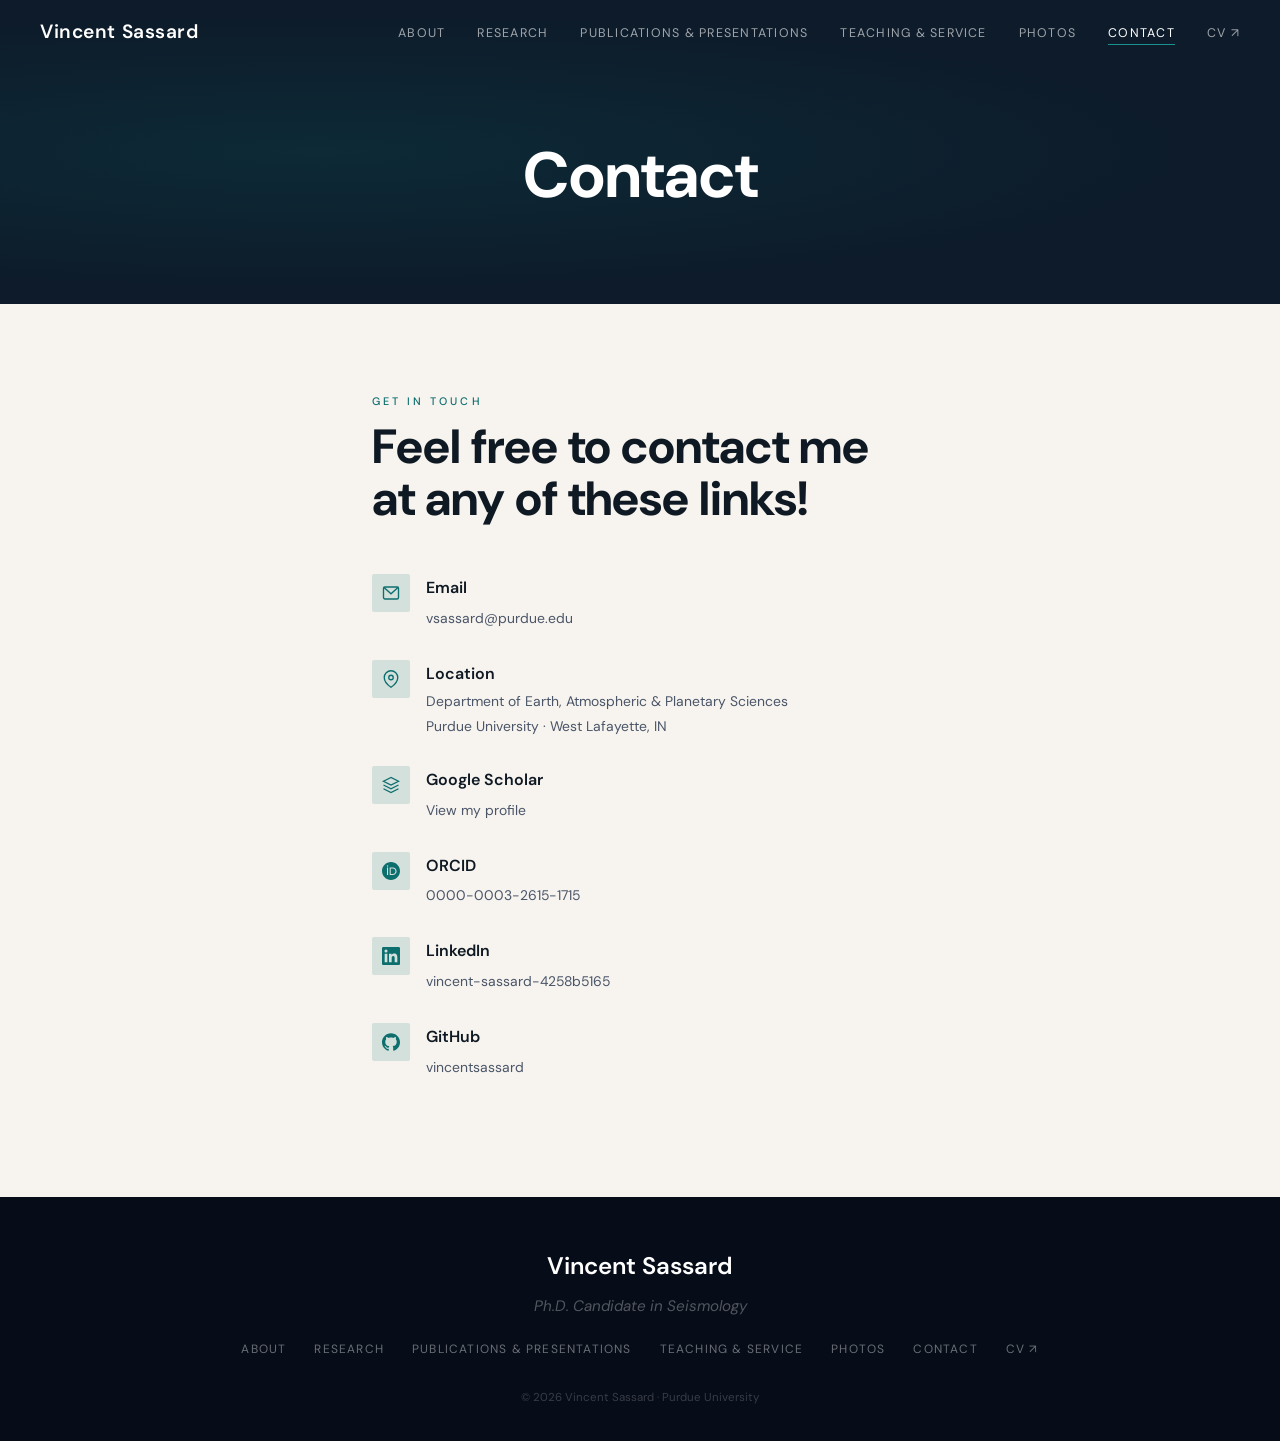
<file: contact.html>
<!DOCTYPE html>
<html lang="en">
<head>
  <meta charset="UTF-8" />
  <meta name="viewport" content="width=device-width, initial-scale=1.0" />
  <title>Contact — Vincent Sassard</title>
  <meta name="description" content="Contact Vincent Sassard, Ph.D. Candidate in seismology at Purdue University." />
  <link rel="stylesheet" href="style.css" />
  <link rel="icon" type="image/x-icon" href="images/favicon.ico">
  <link rel="icon" type="image/png" sizes="32x32" href="images/favicon-32x32.png">
</head>
<body>

  <nav class="nav" id="nav">
    <a href="index.html" class="nav-brand">Vincent Sassard</a>
    <ul class="nav-links">
      <li><a href="index.html">About</a></li>
      <li><a href="research.html">Research</a></li>
      <li><a href="presentations.html">Publications &amp; Presentations</a></li>
      <li><a href="teaching.html">Teaching &amp; Service</a></li>
      <li><a href="photos.html">Photos</a></li>
      <li><a href="contact.html" class="active">Contact</a></li>
      <li><a href="Vincent_SASSARD_CV_2026-09-23.pdf" target="_blank">CV ↗</a></li>
    </ul>
    <button class="nav-toggle" id="nav-toggle" aria-label="Toggle navigation">
      <span></span><span></span><span></span>
    </button>
  </nav>

  <header class="page-header">
    <div class="page-header-inner">
      <h1>Contact</h1>
      <!-- <p>Get in touch — I'm always happy to discuss science.</p> -->
    </div>
  </header>

  <section>
    <div class="container" style="max-width: 600px;">
      <p class="section-label">Get in Touch</p>
      <h2 class="section-title">Feel free to contact me at any of these links!</h2>

      <div class="contact-item fade-in">
        <div class="contact-item-icon">
          <svg width="18" height="18" fill="none" stroke="currentColor" stroke-width="1.8" viewBox="0 0 24 24"><rect x="2" y="4" width="20" height="16" rx="2"/><polyline points="2,4 12,13 22,4"/></svg>
        </div>
        <div class="contact-item-text">
          <h3>Email</h3>
          <a href="mailto:vsassard@purdue.edu">vsassard@purdue.edu</a>
        </div>
      </div>

      <div class="contact-item fade-in">
        <div class="contact-item-icon">
          <svg width="18" height="18" fill="none" stroke="currentColor" stroke-width="1.8" viewBox="0 0 24 24"><path d="M21 10c0 7-9 13-9 13s-9-6-9-13a9 9 0 0 1 18 0z"/><circle cx="12" cy="10" r="3"/></svg>
        </div>
        <div class="contact-item-text">
          <h3>Location</h3>
          <p>Department of Earth, Atmospheric &amp; Planetary Sciences<br>Purdue University · West Lafayette, IN</p>
        </div>
      </div>

      <div class="contact-item fade-in">
        <div class="contact-item-icon">
          <svg width="18" height="18" fill="none" stroke="currentColor" stroke-width="1.8" viewBox="0 0 24 24"><path d="M12 2L2 7l10 5 10-5-10-5z"/><path d="M2 17l10 5 10-5"/><path d="M2 12l10 5 10-5"/></svg>
        </div>
        <div class="contact-item-text">
          <h3>Google Scholar</h3>
          <a href="https://scholar.google.com/citations?user=3VavhfUAAAAJ&hl=en" target="_blank">View my profile</a>
        </div>
      </div>

      <div class="contact-item fade-in">
        <div class="contact-item-icon">
          <svg width="18" height="18" fill="currentColor" viewBox="0 0 24 24"><path d="M12 0C5.372 0 0 5.372 0 12s5.372 12 12 12 12-5.372 12-12S18.628 0 12 0zM7.369 4.378c.525 0 .947.431.947.947s-.422.947-.947.947a.95.95 0 0 1-.947-.947c0-.525.422-.947.947-.947zm-.722 3.038h1.444v10.041H6.647V7.416zm3.562 0h3.9c3.712 0 5.344 2.653 5.344 5.025 0 2.578-2.016 5.025-5.325 5.025h-3.919V7.416zm1.444 1.303v7.444h2.297c3.272 0 4.022-2.484 4.022-3.722 0-2.016-1.284-3.722-4.097-3.722h-2.222z"/></svg>
        </div>
        <div class="contact-item-text">
          <h3>ORCID</h3>
          <a href="https://orcid.org/0000-0003-2615-1715" target="_blank">0000-0003-2615-1715</a>
        </div>
      </div>

      <div class="contact-item fade-in">
        <div class="contact-item-icon">
          <svg width="18" height="18" fill="currentColor" viewBox="0 0 24 24"><path d="M20.447 20.452h-3.554v-5.569c0-1.328-.027-3.037-1.852-3.037-1.853 0-2.136 1.445-2.136 2.939v5.667H9.351V9h3.414v1.561h.046c.477-.9 1.637-1.85 3.37-1.85 3.601 0 4.267 2.37 4.267 5.455v6.286zM5.337 7.433a2.062 2.062 0 0 1-2.063-2.065 2.064 2.064 0 1 1 2.063 2.065zm1.782 13.019H3.555V9h3.564v11.452zM22.225 0H1.771C.792 0 0 .774 0 1.729v20.542C0 23.227.792 24 1.771 24h20.451C23.2 24 24 23.227 24 22.271V1.729C24 .774 23.2 0 22.222 0h.003z"/></svg>
        </div>
        <div class="contact-item-text">
          <h3>LinkedIn</h3>
          <a href="https://www.linkedin.com/in/vincent-sassard-4258b5165" target="_blank">vincent-sassard-4258b5165</a>
        </div>
      </div>

      <div class="contact-item fade-in">
        <div class="contact-item-icon">
          <svg width="18" height="18" fill="currentColor" viewBox="0 0 24 24"><path d="M12 .297c-6.63 0-12 5.373-12 12 0 5.303 3.438 9.8 8.205 11.385.6.113.82-.258.82-.577 0-.285-.01-1.04-.015-2.04-3.338.724-4.042-1.61-4.042-1.61C4.422 18.07 3.633 17.7 3.633 17.7c-1.087-.744.084-.729.084-.729 1.205.084 1.838 1.236 1.838 1.236 1.07 1.835 2.809 1.305 3.495.998.108-.776.417-1.305.76-1.605-2.665-.3-5.466-1.332-5.466-5.93 0-1.31.465-2.38 1.235-3.22-.135-.303-.54-1.523.105-3.176 0 0 1.005-.322 3.3 1.23.96-.267 1.98-.399 3-.405 1.02.006 2.04.138 3 .405 2.28-1.552 3.285-1.23 3.285-1.23.645 1.653.24 2.873.12 3.176.765.84 1.23 1.91 1.23 3.22 0 4.61-2.805 5.625-5.475 5.92.42.36.81 1.096.81 2.22 0 1.606-.015 2.896-.015 3.286 0 .315.21.69.825.57C20.565 22.092 24 17.592 24 12.297c0-6.627-5.373-12-12-12"/></svg>
        </div>
        <div class="contact-item-text">
          <h3>GitHub</h3>
          <a href="https://github.com/vincentsassard" target="_blank">vincentsassard</a>
        </div>
      </div>

    </div>
  </section>

  <footer class="footer">
    <div class="footer-inner">
      <div class="footer-name">Vincent Sassard</div>
      <div class="footer-title">Ph.D. Candidate in Seismology</div>
      <nav class="footer-nav">
        <a href="index.html">About</a>
        <a href="research.html">Research</a>
        <a href="presentations.html">Publications &amp; Presentations</a>
        <a href="teaching.html">Teaching &amp; Service</a>
        <a href="photos.html">Photos</a>
        <a href="contact.html">Contact</a>
        <a href="Vincent_SASSARD_CV_2026-09-23.pdf" target="_blank">CV ↗</a>
      </nav>
      <div class="footer-copy">© 2026 Vincent Sassard · Purdue University</div>
    </div>
  </footer>

  <script src="script.js"></script>
  <!-- Cloudflare Web Analytics --><script defer src='https://static.cloudflareinsights.com/beacon.min.js' data-cf-beacon='{"token": "3e000115a0fe47f391c403adfb95081b"}'></script><!-- End Cloudflare Web Analytics -->
</body>
</html>
</file>
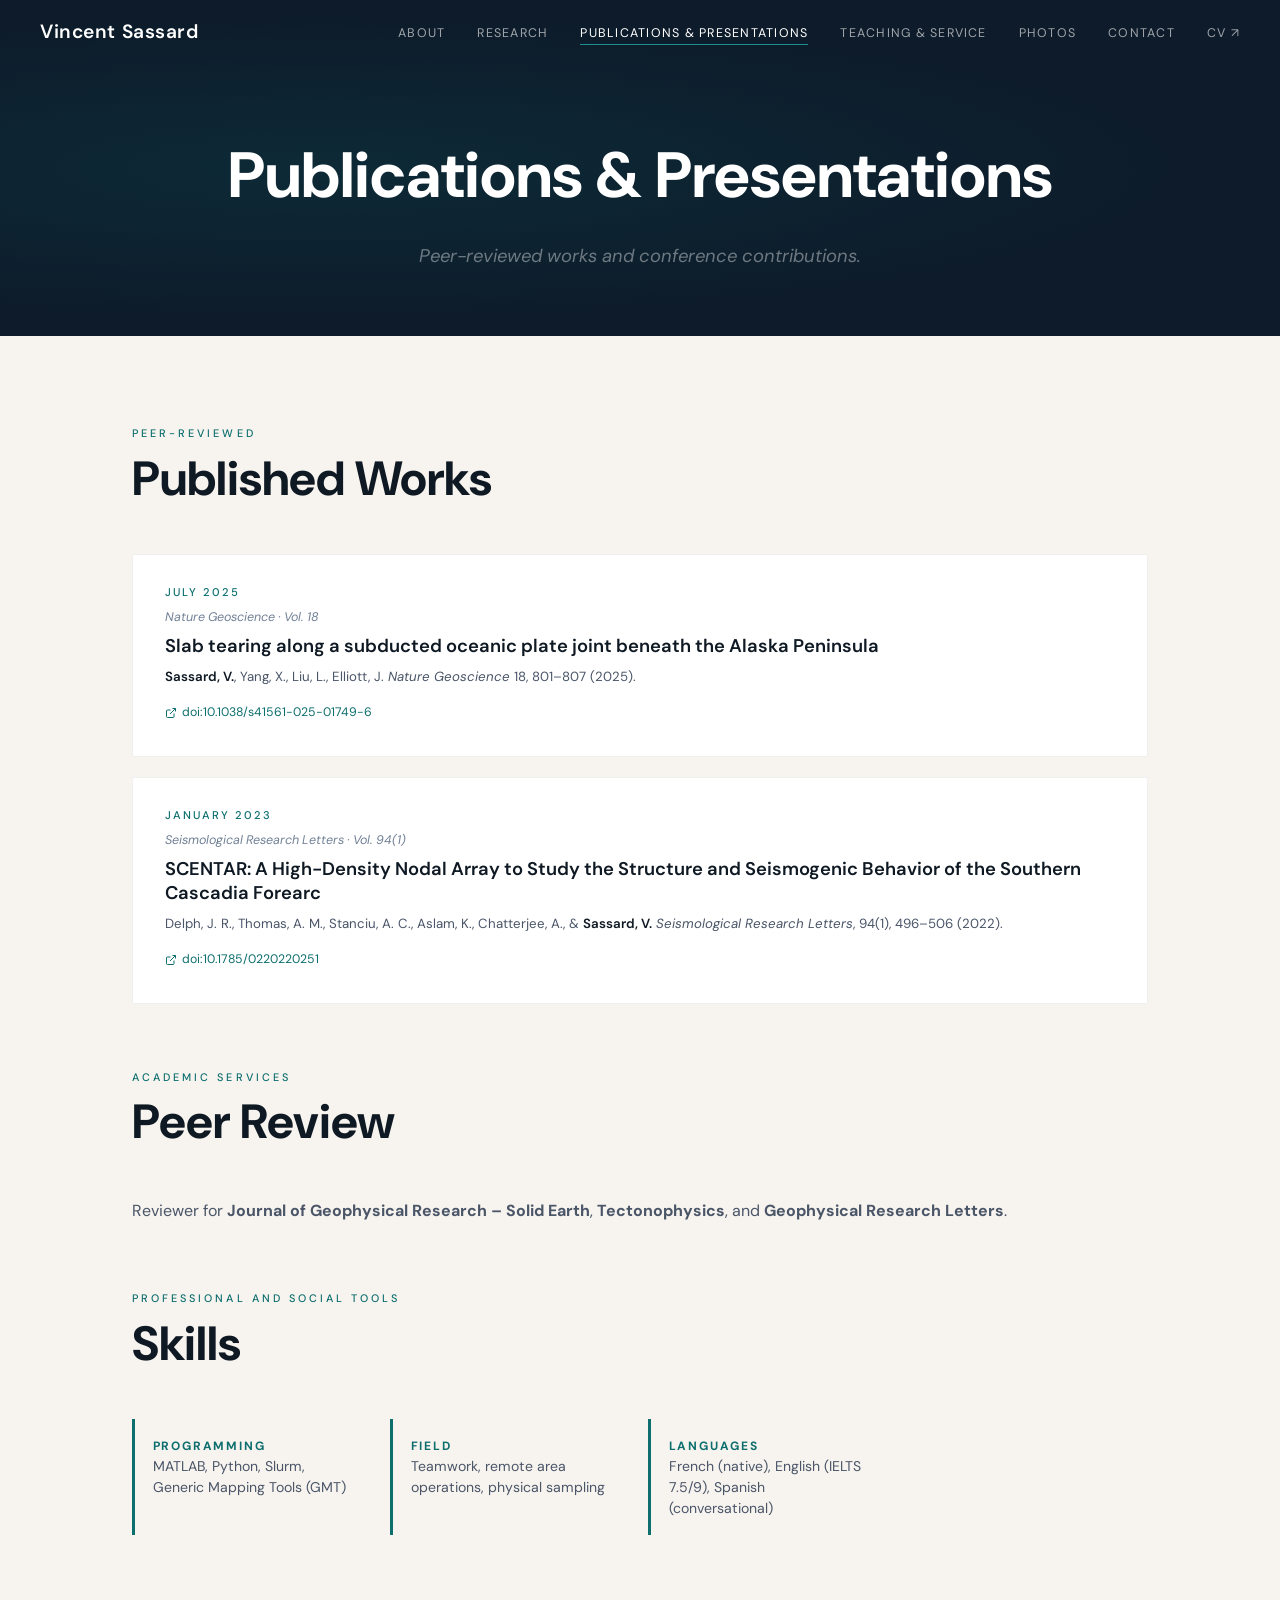
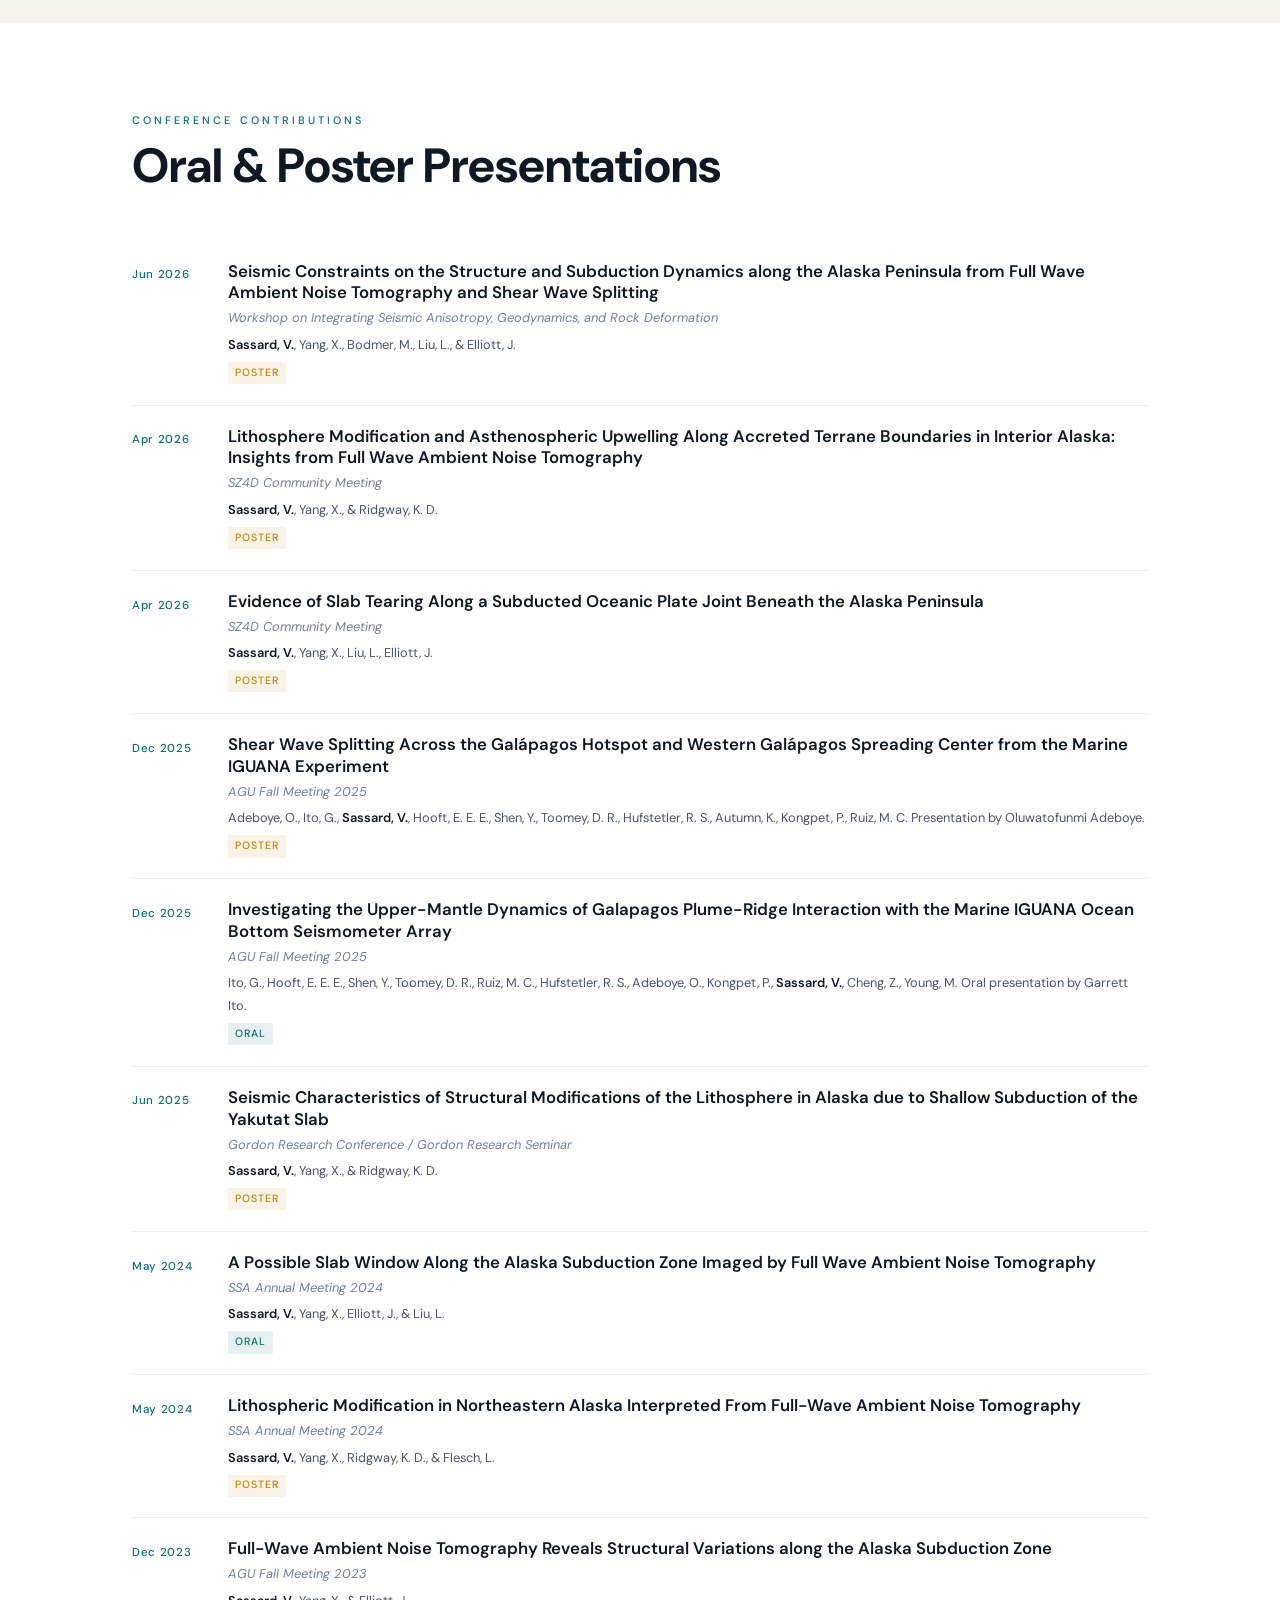
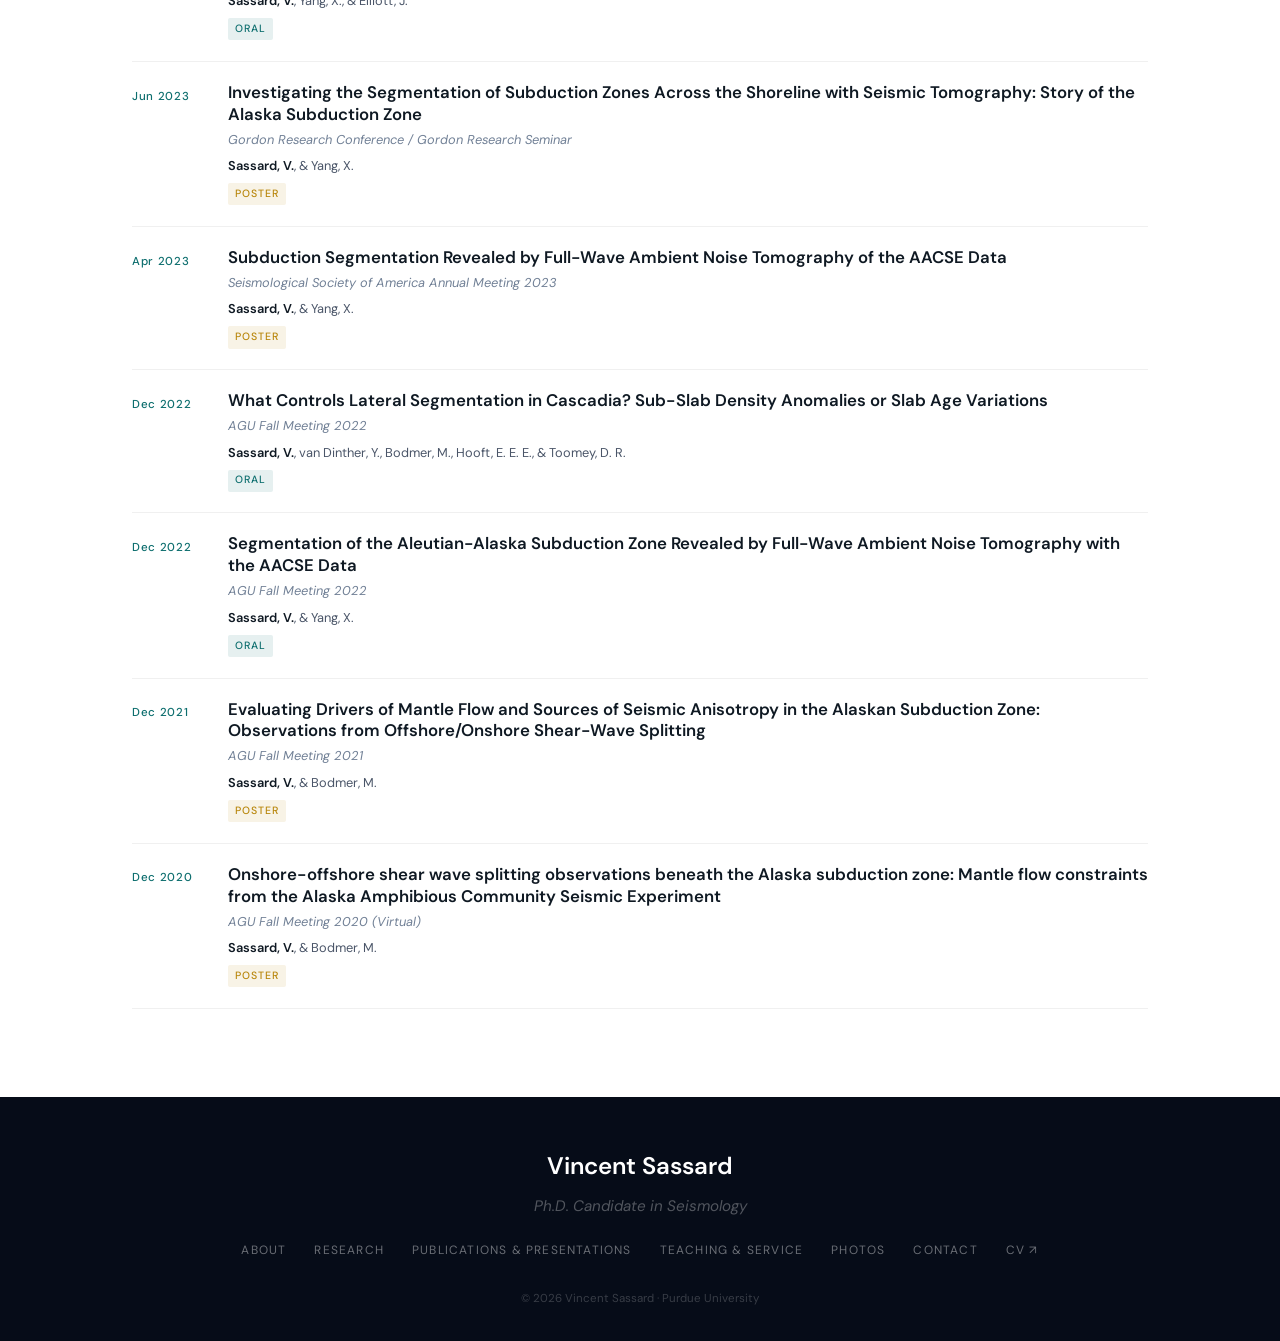
<file: presentations.html>
<!DOCTYPE html>
<html lang="en">
<head>
  <meta charset="UTF-8" />
  <meta name="viewport" content="width=device-width, initial-scale=1.0" />
  <title>Publications &amp; Presentations — Vincent Sassard</title>
  <meta name="description" content="Peer-reviewed publications and conference presentations by Vincent Sassard." />
  <link rel="stylesheet" href="style.css" />
  <link rel="icon" type="image/x-icon" href="images/favicon.ico">
  <link rel="icon" type="image/png" sizes="32x32" href="images/favicon-32x32.png">
</head>
<body>

  <nav class="nav" id="nav">
    <a href="index.html" class="nav-brand">Vincent Sassard</a>
    <ul class="nav-links">
      <li><a href="index.html">About</a></li>
      <li><a href="research.html">Research</a></li>
      <li><a href="presentations.html" class="active">Publications &amp; Presentations</a></li>
      <li><a href="teaching.html">Teaching &amp; Service</a></li>
      <li><a href="photos.html">Photos</a></li>
      <li><a href="contact.html">Contact</a></li>
      <li><a href="Vincent_SASSARD_CV_2026-09-23.pdf" target="_blank">CV ↗</a></li>
    </ul>
    <button class="nav-toggle" id="nav-toggle" aria-label="Toggle navigation">
      <span></span><span></span><span></span>
    </button>
  </nav>

  <header class="page-header">
    <div class="page-header-inner">
      <h1>Publications &amp; Presentations</h1>
      <p>Peer-reviewed works and conference contributions.</p>
    </div>
  </header>

  <!-- ===================== PUBLICATIONS ===================== -->
  <section>
    <div class="container">
      <p class="section-label">Peer-Reviewed</p>
      <h2 class="section-title">Published Works</h2>

      <div class="pub-list">

        <!-- Publication 1 -->
        <div class="pub-card fade-in">
          <div class="pub-year">July 2025</div>
          <div class="pub-journal">Nature Geoscience · Vol. 18</div>
          <!-- <div class="pub-badge">⭐ Featured Article</div> -->
          <h3 class="pub-title">
            Slab tearing along a subducted oceanic plate joint beneath the Alaska Peninsula
          </h3>
          <p class="pub-authors">
            <strong>Sassard, V.</strong>, Yang, X., Liu, L., Elliott, J.
            <em>Nature Geoscience</em> 18, 801–807 (2025).
          </p>
          <a class="pub-doi" href="https://doi.org/10.1038/s41561-025-01749-6" target="_blank">
            <svg width="12" height="12" fill="none" stroke="currentColor" stroke-width="2" viewBox="0 0 24 24"><path d="M18 13v6a2 2 0 0 1-2 2H5a2 2 0 0 1-2-2V8a2 2 0 0 1 2-2h6"/><polyline points="15,3 21,3 21,9"/><line x1="10" y1="14" x2="21" y2="3"/></svg>
            doi:10.1038/s41561-025-01749-6
          </a>
        </div>

        <!-- Publication 2 -->
        <div class="pub-card fade-in">
          <div class="pub-year">January 2023</div>
          <div class="pub-journal">Seismological Research Letters · Vol. 94(1)</div>
          <h3 class="pub-title">
            SCENTAR: A High-Density Nodal Array to Study the Structure and Seismogenic Behavior of the Southern Cascadia Forearc
          </h3>
          <p class="pub-authors">
            Delph, J. R., Thomas, A. M., Stanciu, A. C., Aslam, K., Chatterjee, A., &amp; <strong>Sassard, V.</strong>
            <em>Seismological Research Letters</em>, 94(1), 496–506 (2022).
          </p>
          <a class="pub-doi" href="https://doi.org/10.1785/0220220251" target="_blank">
            <svg width="12" height="12" fill="none" stroke="currentColor" stroke-width="2" viewBox="0 0 24 24"><path d="M18 13v6a2 2 0 0 1-2 2H5a2 2 0 0 1-2-2V8a2 2 0 0 1 2-2h6"/><polyline points="15,3 21,3 21,9"/><line x1="10" y1="14" x2="21" y2="3"/></svg>
            doi:10.1785/0220220251
          </a>
        </div>

      </div>

      <!-- Academic Services -->
      <div style="margin-top: 4rem;">
        <p class="section-label">Academic Services</p>
        <h2 class="section-title">Peer Review</h2>
        <p style="color: var(--text-secondary); font-size: 1rem;">
          Reviewer for <strong>Journal of Geophysical Research – Solid Earth</strong>, <strong>Tectonophysics</strong>, and <strong>Geophysical Research Letters</strong>.
        </p>
      </div>

      <!-- Skills -->
      <div style="margin-top: 4rem;">
        <p class="section-label">Professional and Social Tools</p>
        <h2 class="section-title">Skills</h2>
        <div style="display: grid; grid-template-columns: repeat(auto-fill, minmax(220px, 1fr)); gap: 1rem;">
          <div class="interest-card fade-in">
            <strong style="font-size:0.75rem;letter-spacing:0.15em;text-transform:uppercase;color:var(--teal);">Programming</strong><br>
            MATLAB, Python, Slurm, Generic Mapping Tools (GMT)
          </div>
          <!-- <div class="interest-card fade-in">
            <strong style="font-size:0.75rem;letter-spacing:0.15em;text-transform:uppercase;color:var(--teal);">Mapping</strong><br>
            Generic Mapping Tools (GMT)
          </div> -->
          <div class="interest-card fade-in">
            <strong style="font-size:0.75rem;letter-spacing:0.15em;text-transform:uppercase;color:var(--teal);">Field</strong><br>
            Teamwork, remote area operations, physical sampling
          </div>
          <div class="interest-card fade-in">
            <strong style="font-size:0.75rem;letter-spacing:0.15em;text-transform:uppercase;color:var(--teal);">Languages</strong><br>
            French (native), English (IELTS 7.5/9), Spanish (conversational)
          </div>
        </div>
      </div>

    </div>
  </section>

  <!-- ===================== PRESENTATIONS ===================== -->
  <section class="alt">
    <div class="container">
      <p class="section-label">Conference Contributions</p>
      <h2 class="section-title">Oral &amp; Poster Presentations</h2>

      <div class="talks-list">

        <div class="talk-item fade-in">
          <div class="talk-date">Jun 2026</div>
          <div>
            <div class="talk-title">Seismic Constraints on the Structure and Subduction Dynamics along the Alaska Peninsula from Full Wave Ambient Noise Tomography and Shear Wave Splitting</div>
            <div class="talk-venue">Workshop on Integrating Seismic Anisotropy, Geodynamics, and Rock Deformation</div>
            <div class="talk-authors"><strong>Sassard, V.</strong>, Yang, X., Bodmer, M., Liu, L., &amp; Elliott, J.</div>
            <span class="talk-type poster">Poster</span>
          </div>
        </div>
        
        <div class="talk-item fade-in">
          <div class="talk-date">Apr 2026</div>
          <div>
            <div class="talk-title">Lithosphere Modification and Asthenospheric Upwelling Along Accreted Terrane Boundaries in Interior Alaska: Insights from Full Wave Ambient Noise Tomography</div>
            <div class="talk-venue">SZ4D Community Meeting</div>
            <div class="talk-authors"><strong>Sassard, V.</strong>, Yang, X., &amp; Ridgway, K. D.</div>
            <span class="talk-type poster">Poster</span>
          </div>
        </div>

        <div class="talk-item fade-in">
          <div class="talk-date">Apr 2026</div>
          <div>
            <div class="talk-title">Evidence of Slab Tearing Along a Subducted Oceanic Plate Joint Beneath the Alaska Peninsula</div>
            <div class="talk-venue">SZ4D Community Meeting</div>
            <div class="talk-authors"><strong>Sassard, V.</strong>, Yang, X., Liu, L., Elliott, J.</div>
            <span class="talk-type poster">Poster</span>
          </div>
        </div>

        <div class="talk-item fade-in">
          <div class="talk-date">Dec 2025</div>
          <div>
            <div class="talk-title">Shear Wave Splitting Across the Galápagos Hotspot and Western Galápagos Spreading Center from the Marine IGUANA Experiment</div>
            <div class="talk-venue">AGU Fall Meeting 2025</div>
            <div class="talk-authors">Adeboye, O., Ito, G., <strong>Sassard, V.</strong>, Hooft, E. E. E., Shen, Y., Toomey, D. R., Hufstetler, R. S., Autumn, K., Kongpet, P., Ruiz, M. C.  Presentation by Oluwatofunmi Adeboye.</div>
            <span class="talk-type poster">Poster</span>
          </div>
        </div>

        <div class="talk-item fade-in">
          <div class="talk-date">Dec 2025</div>
          <div>
            <div class="talk-title">Investigating the Upper-Mantle Dynamics of Galapagos Plume-Ridge Interaction with the Marine IGUANA Ocean Bottom Seismometer Array</div>
            <div class="talk-venue">AGU Fall Meeting 2025</div>
            <div class="talk-authors">Ito, G., Hooft, E. E. E., Shen, Y., Toomey, D. R., Ruiz, M. C., Hufstetler, R. S., Adeboye, O., Kongpet, P., <strong>Sassard, V.</strong>, Cheng, Z., Young, M. Oral presentation by Garrett Ito.</div>
            <span class="talk-type oral">Oral</span>
          </div>
        </div>

        <div class="talk-item fade-in">
          <div class="talk-date">Jun 2025</div>
          <div>
            <div class="talk-title">Seismic Characteristics of Structural Modifications of the Lithosphere in Alaska due to Shallow Subduction of the Yakutat Slab</div>
            <div class="talk-venue">Gordon Research Conference / Gordon Research Seminar</div>
            <div class="talk-authors"><strong>Sassard, V.</strong>, Yang, X., &amp; Ridgway, K. D.</div>
            <span class="talk-type poster">Poster</span>
          </div>
        </div>

        <div class="talk-item fade-in">
          <div class="talk-date">May 2024</div>
          <div>
            <div class="talk-title">A Possible Slab Window Along the Alaska Subduction Zone Imaged by Full Wave Ambient Noise Tomography</div>
            <div class="talk-venue">SSA Annual Meeting 2024</div>
            <div class="talk-authors"><strong>Sassard, V.</strong>, Yang, X., Elliott, J., &amp; Liu, L.</div>
            <span class="talk-type oral">Oral</span>
          </div>
        </div>

        <div class="talk-item fade-in">
          <div class="talk-date">May 2024</div>
          <div>
            <div class="talk-title">Lithospheric Modification in Northeastern Alaska Interpreted From Full-Wave Ambient Noise Tomography</div>
            <div class="talk-venue">SSA Annual Meeting 2024</div>
            <div class="talk-authors"><strong>Sassard, V.</strong>, Yang, X., Ridgway, K. D., &amp; Flesch, L.</div>
            <span class="talk-type poster">Poster</span>
          </div>
        </div>

        <div class="talk-item fade-in">
          <div class="talk-date">Dec 2023</div>
          <div>
            <div class="talk-title">Full-Wave Ambient Noise Tomography Reveals Structural Variations along the Alaska Subduction Zone</div>
            <div class="talk-venue">AGU Fall Meeting 2023</div>
            <div class="talk-authors"><strong>Sassard, V.</strong>, Yang, X., &amp; Elliott, J.</div>
            <span class="talk-type oral">Oral</span>
          </div>
        </div>

        <div class="talk-item fade-in">
          <div class="talk-date">Jun 2023</div>
          <div>
            <div class="talk-title">Investigating the Segmentation of Subduction Zones Across the Shoreline with Seismic Tomography: Story of the Alaska Subduction Zone</div>
            <div class="talk-venue">Gordon Research Conference / Gordon Research Seminar</div>
            <div class="talk-authors"><strong>Sassard, V.</strong>, &amp; Yang, X.</div>
            <span class="talk-type poster">Poster</span>
          </div>
        </div>

        <div class="talk-item fade-in">
          <div class="talk-date">Apr 2023</div>
          <div>
            <div class="talk-title">Subduction Segmentation Revealed by Full-Wave Ambient Noise Tomography of the AACSE Data</div>
            <div class="talk-venue">Seismological Society of America Annual Meeting 2023</div>
            <div class="talk-authors"><strong>Sassard, V.</strong>, &amp; Yang, X.</div>
            <span class="talk-type poster">Poster</span>
          </div>
        </div>

        <div class="talk-item fade-in">
          <div class="talk-date">Dec 2022</div>
          <div>
            <div class="talk-title">What Controls Lateral Segmentation in Cascadia? Sub-Slab Density Anomalies or Slab Age Variations</div>
            <div class="talk-venue">AGU Fall Meeting 2022</div>
            <div class="talk-authors"><strong>Sassard, V.</strong>, van Dinther, Y., Bodmer, M., Hooft, E. E. E., &amp; Toomey, D. R.</div>
            <span class="talk-type oral">Oral</span>
          </div>
        </div>

        <div class="talk-item fade-in">
          <div class="talk-date">Dec 2022</div>
          <div>
            <div class="talk-title">Segmentation of the Aleutian-Alaska Subduction Zone Revealed by Full-Wave Ambient Noise Tomography with the AACSE Data</div>
            <div class="talk-venue">AGU Fall Meeting 2022</div>
            <div class="talk-authors"><strong>Sassard, V.</strong>, &amp; Yang, X.</div>
            <span class="talk-type oral">Oral</span>
          </div>
        </div>

        <div class="talk-item fade-in">
          <div class="talk-date">Dec 2021</div>
          <div>
            <div class="talk-title">Evaluating Drivers of Mantle Flow and Sources of Seismic Anisotropy in the Alaskan Subduction Zone: Observations from Offshore/Onshore Shear-Wave Splitting</div>
            <div class="talk-venue">AGU Fall Meeting 2021</div>
            <div class="talk-authors"><strong>Sassard, V.</strong>, &amp; Bodmer, M.</div>
            <span class="talk-type poster">Poster</span>
          </div>
        </div>

        <div class="talk-item fade-in">
          <div class="talk-date">Dec 2020</div>
          <div>
            <div class="talk-title">Onshore-offshore shear wave splitting observations beneath the Alaska subduction zone: Mantle flow constraints from the Alaska Amphibious Community Seismic Experiment</div>
            <div class="talk-venue">AGU Fall Meeting 2020 (Virtual)</div>
            <div class="talk-authors"><strong>Sassard, V.</strong>, &amp; Bodmer, M.</div>
            <span class="talk-type poster">Poster</span>
          </div>
        </div>

      </div>
    </div>
  </section>

  <footer class="footer">
    <div class="footer-inner">
      <div class="footer-name">Vincent Sassard</div>
      <div class="footer-title">Ph.D. Candidate in Seismology</div>
      <nav class="footer-nav">
        <a href="index.html">About</a>
        <a href="research.html">Research</a>
        <a href="presentations.html">Publications &amp; Presentations</a>
        <a href="teaching.html">Teaching &amp; Service</a>
        <a href="photos.html">Photos</a>
        <a href="contact.html">Contact</a>
        <a href="Vincent_SASSARD_CV_2026-09-23.pdf" target="_blank">CV ↗</a>
      </nav>
      <div class="footer-copy">© 2026 Vincent Sassard · Purdue University</div>
    </div>
  </footer>

  <script src="script.js"></script>
  <!-- Cloudflare Web Analytics --><script defer src='https://static.cloudflareinsights.com/beacon.min.js' data-cf-beacon='{"token": "3e000115a0fe47f391c403adfb95081b"}'></script><!-- End Cloudflare Web Analytics -->
</body>
</html>
</file>
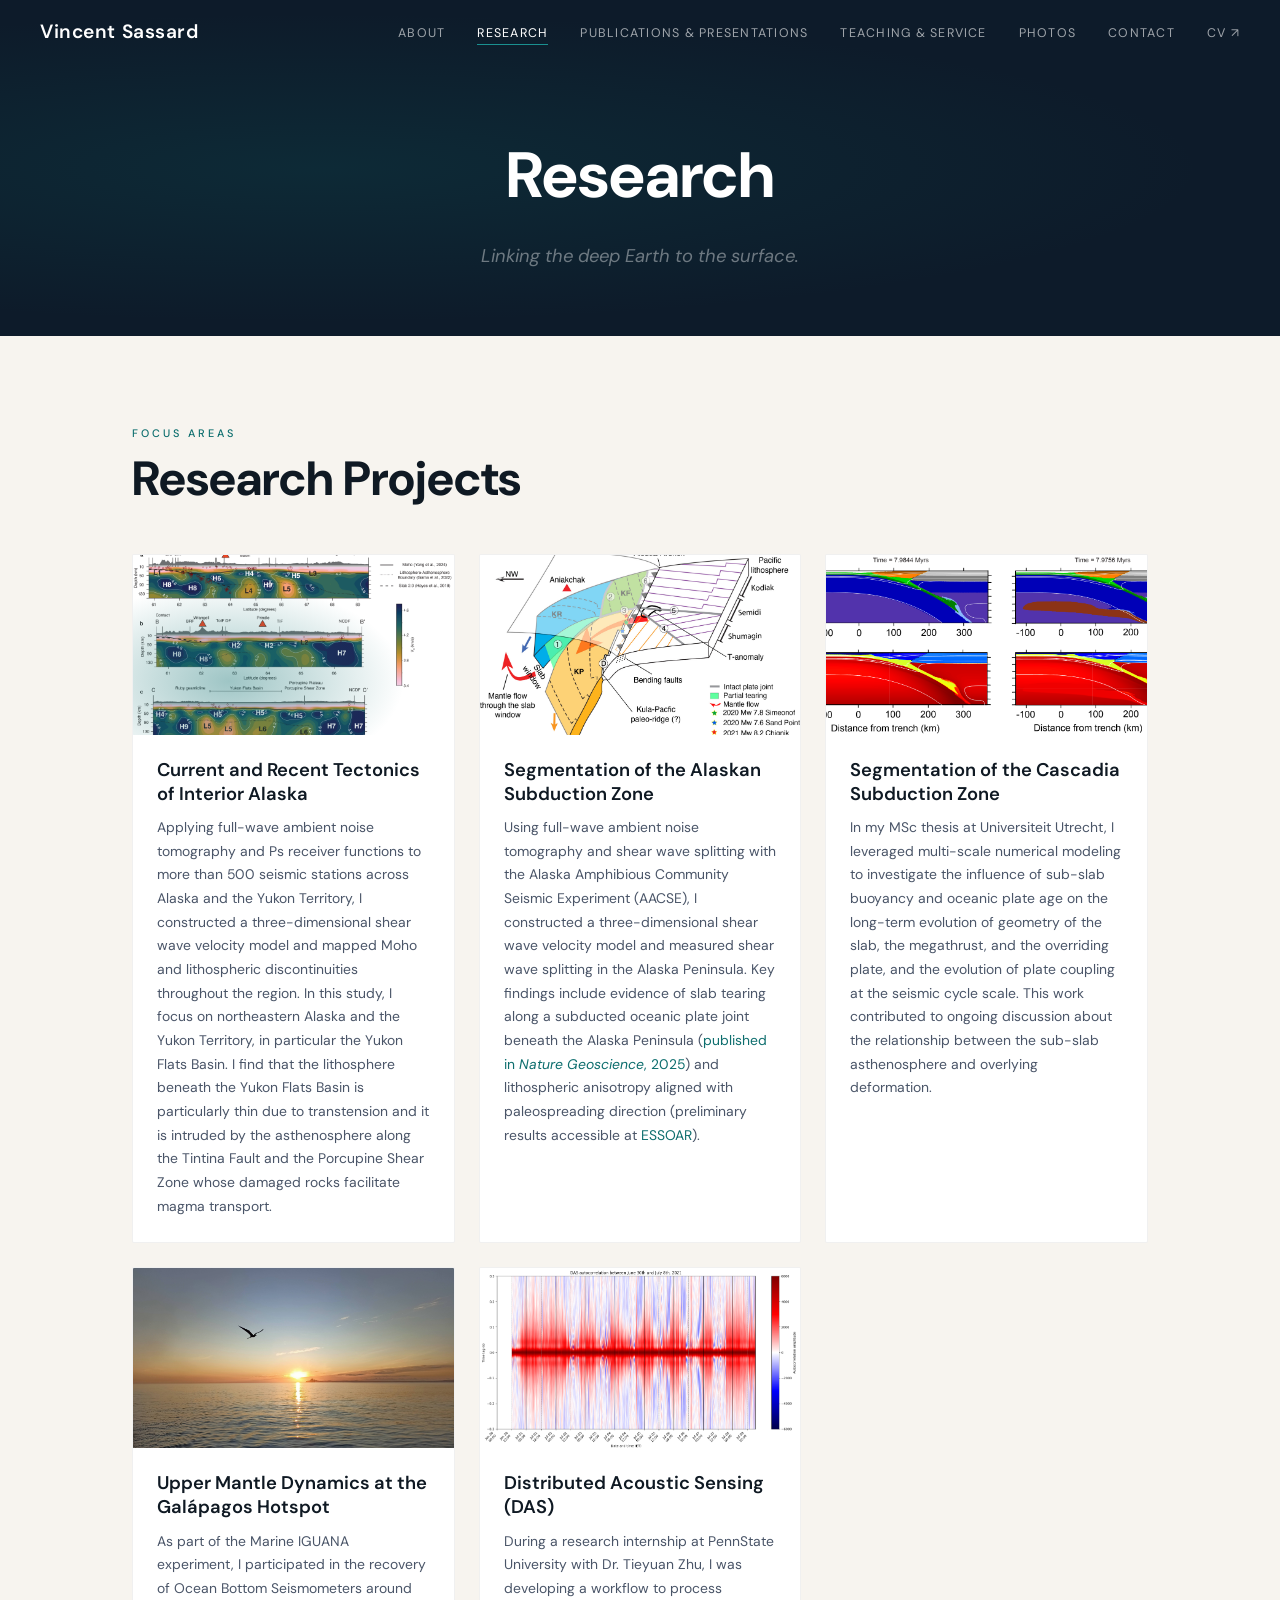
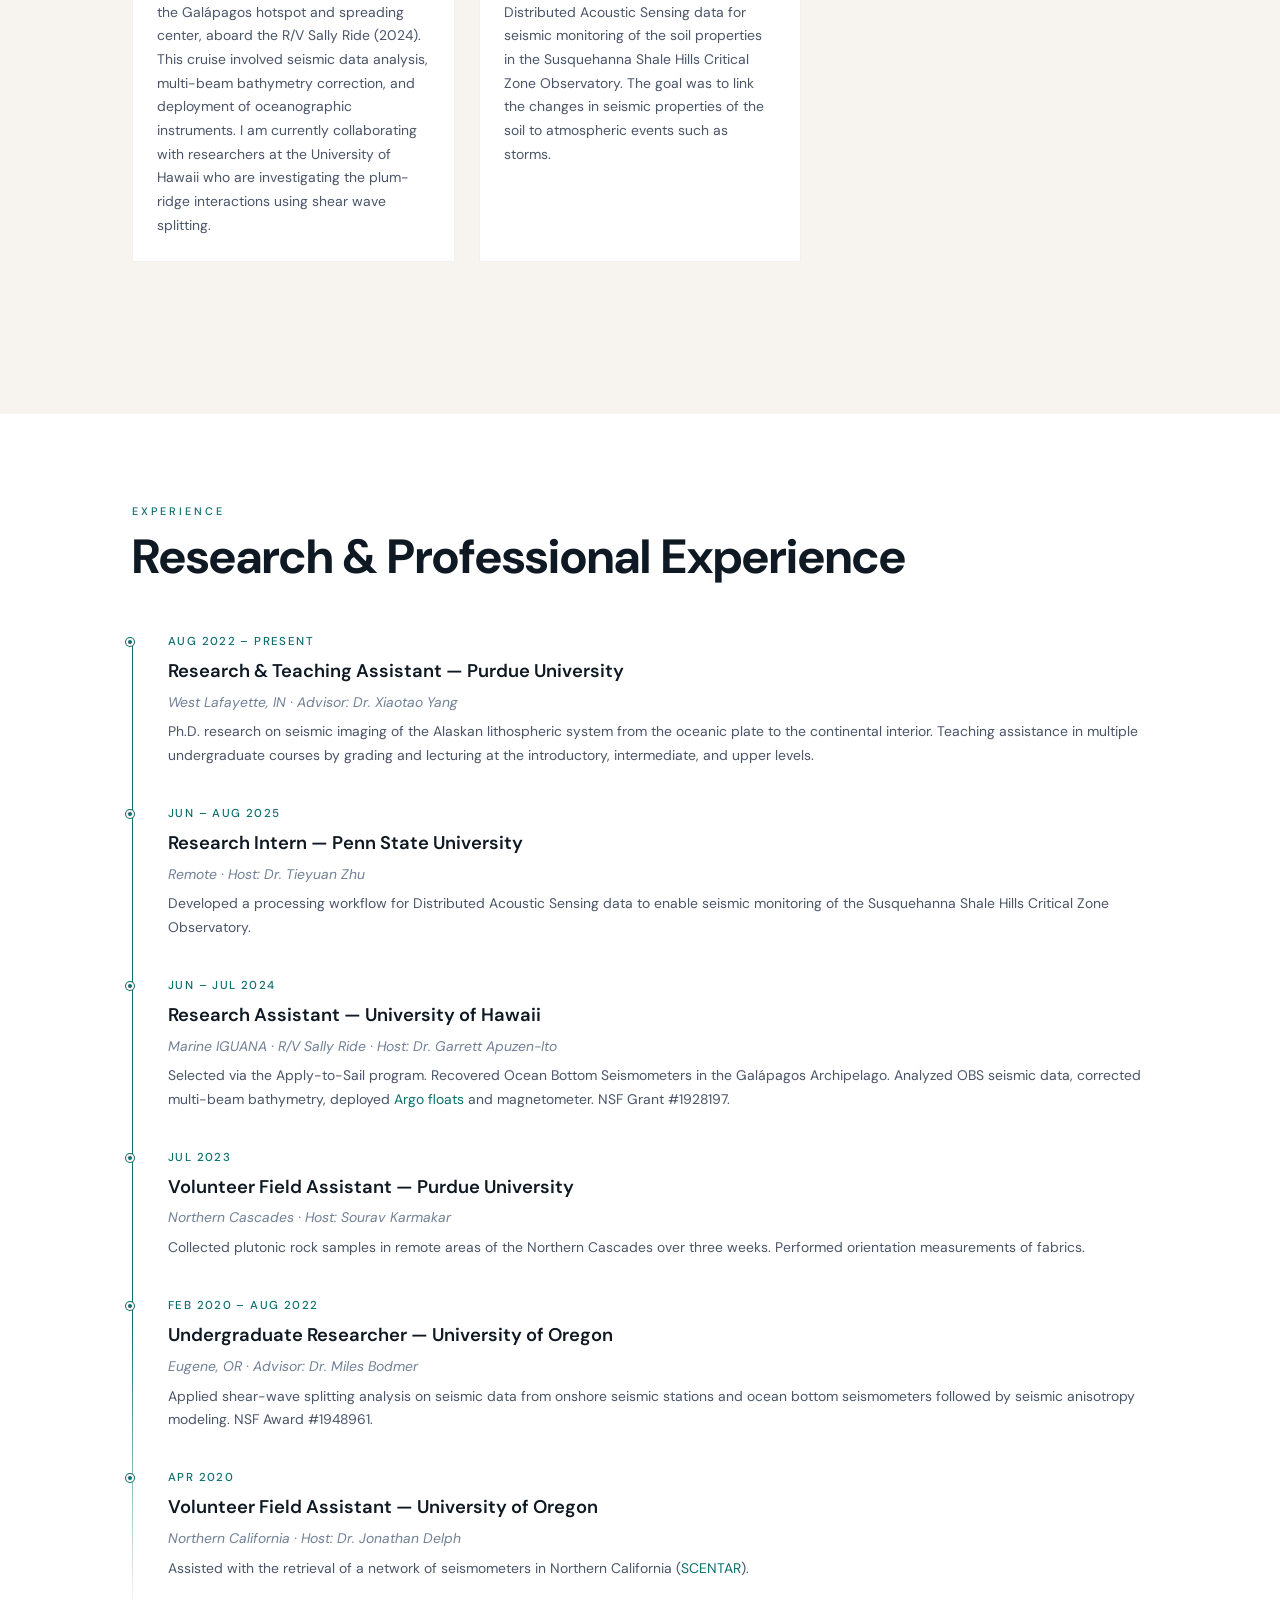
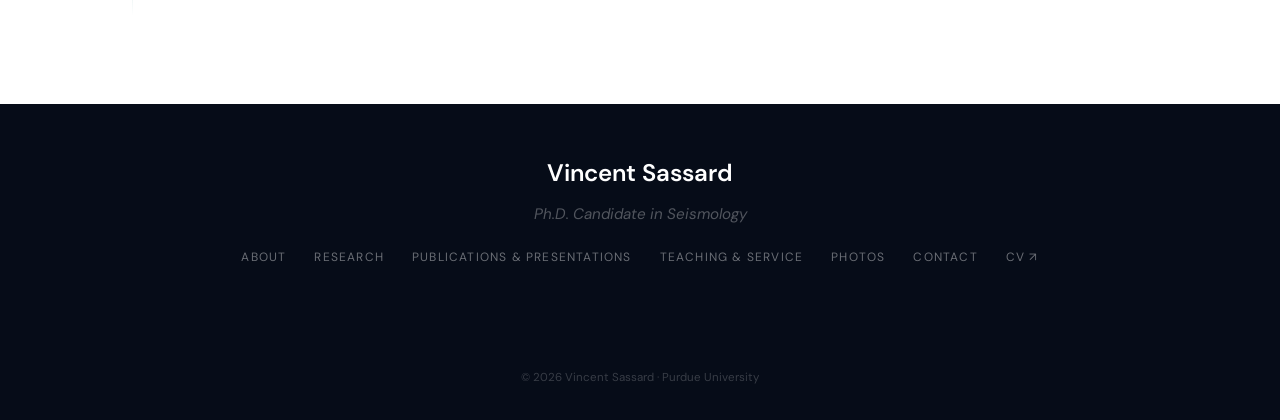
<file: research.html>
<!DOCTYPE html>
<html lang="en">
<head>
  <meta charset="UTF-8" />
  <meta name="viewport" content="width=device-width, initial-scale=1.0" />
  <title>Research — Vincent Sassard</title>
  <meta name="description" content="Research themes and projects by Vincent Sassard, seismologist and tectonicist." />
  <link rel="stylesheet" href="style.css" />
  <link rel="icon" type="image/x-icon" href="images/favicon.ico">
  <link rel="icon" type="image/png" sizes="32x32" href="images/favicon-32x32.png">
</head>
<body>

  <nav class="nav" id="nav">
    <a href="index.html" class="nav-brand">Vincent Sassard</a>
    <ul class="nav-links">
      <li><a href="index.html">About</a></li>
      <li><a href="research.html" class="active">Research</a></li>
      <li><a href="presentations.html">Publications &amp; Presentations</a></li>
      <li><a href="teaching.html">Teaching &amp; Service</a></li>
      <li><a href="photos.html">Photos</a></li>
      <li><a href="contact.html">Contact</a></li>
      <li><a href="Vincent_SASSARD_CV_2026-09-23.pdf" target="_blank">CV ↗</a></li>
    </ul>
    <button class="nav-toggle" id="nav-toggle" aria-label="Toggle navigation">
      <span></span><span></span><span></span>
    </button>
  </nav>

  <header class="page-header">
    <div class="page-header-inner">
      <h1>Research</h1>
      <p>Linking the deep Earth to the surface.</p>
    </div>
  </header>

  <!-- ===================== THEMES ===================== -->
  <section>
    <div class="container">
      <p class="section-label">Focus Areas</p>
      <h2 class="section-title">Research Projects</h2>

      <div class="research-grid">

        <div class="research-card fade-in">
          <div class="research-card-img theme-1" style="background: white;">
            <img src="images/Fig_X-xsections_HighVs_labeled.png" alt="Alaska tomography" 
            style="width:100%;height:100%;object-fit:cover;opacity:1;">
          </div>
          <div class="research-card-body">
            <h3 class="research-card-title">Current and Recent Tectonics of Interior Alaska</h3>
            <p>
              Applying full-wave ambient noise tomography and Ps receiver functions to more than 500 seismic 
              stations across Alaska and the Yukon Territory, I constructed a three-dimensional shear wave velocity
              model and mapped Moho and lithospheric discontinuities throughout the region. In this study, I focus
              on northeastern Alaska and the Yukon Territory, in particular the Yukon Flats Basin. I find that the
              lithosphere beneath the Yukon Flats Basin is particularly thin due to transtension and it is intruded
              by the asthenosphere along the Tintina Fault and the Porcupine Shear Zone whose damaged rocks
              facilitate magma transport.
            </p>
          </div>
        </div>
        
        <div class="research-card fade-in">
          <div class="research-card-img" style="background: white;">
            <img src="images/Figure-4_Summary_Cartoon_ANadded.jpg" alt="Alaska Peninsula cartoon" 
            style="width:100%;height:100%;object-fit:cover;opacity:1;">
          </div>
          <div class="research-card-body">
            <h3 class="research-card-title">Segmentation of the Alaskan Subduction Zone</h3>
            <p>
              Using full-wave ambient noise tomography and shear wave splitting with the Alaska Amphibious
              Community Seismic Experiment (AACSE), I constructed a three-dimensional shear wave velocity model
              and measured shear wave splitting in the Alaska Peninsula. Key findings include evidence of slab 
              tearing along a subducted oceanic plate joint beneath the Alaska Peninsula
              (<a href="https://doi.org/10.1038/s41561-025-01749-6" target="_blank">published in <em>Nature
              Geoscience</em>, 2025</a>) and lithospheric anisotropy aligned with paleospreading direction
              (preliminary results accessible at <a href="https://doi.org/10.1002/essoar.10509368.1" target="_blank">ESSOAR</a>).
            </p>
          </div>
        </div>
        <!-- <div class="research-card fade-in">
          <div class="research-card-img theme-2" style="background:linear-gradient(145deg,#1a0f0a,#1a1505);">
            <div class="research-card-img-label">Alaska Peninsula</div>
          </div>
          <div class="research-card-body">
            <h3 class="research-card-title">Segmentation of the Alaska Subduction Zone: Seismic Anisotropy</h3>
            <p>
              At the University of Oregon, I analyzed shear-wave splitting from onshore and offshore 
              stations of the Alaska Amphibious Community Seismic Experiment to investigate the drivers
              of mantle flow and seismic anisotropy in the Alaska Subduction Zone. Preliminary results
              of this study are openly accessible at <a href="https://doi.org/10.1002/essoar.10509368.1" target="_blank">ESSOAR</a>.
            </p>
          </div>
        </div> -->

        <div class="research-card fade-in">
          <div class="research-card-img">
            <img src="images/Fig-3_finalconf.png" alt="Cascadia modeling setup" 
            style="width:100%;height:100%;object-fit:cover;opacity:1;">
          </div>
          <div class="research-card-body">
            <h3 class="research-card-title">Segmentation of the Cascadia Subduction Zone</h3>
            <p>
              In my MSc thesis at Universiteit Utrecht, I leveraged multi-scale numerical modeling to
              investigate the influence of sub-slab buoyancy and oceanic plate age on the long-term
              evolution of geometry of the slab, the megathrust, and the overriding plate, and the
              evolution of plate coupling at the seismic cycle scale. This work contributed to ongoing
              discussion about the relationship between the sub-slab asthenosphere and overlying deformation.
            </p>
          </div>
        </div>

        <div class="research-card fade-in">
          <div class="research-card-img">
            <img src="images/IMG20240611070427.jpg" alt="Research cruise aboard R/V Sally Ride" 
            style="width:100%;height:100%;object-fit:cover;opacity:1;">
          </div>
          <div class="research-card-body">
            <h3 class="research-card-title">Upper Mantle Dynamics at the Galápagos Hotspot</h3>
            <p>
              As part of the Marine IGUANA experiment, I participated in the recovery of Ocean Bottom
              Seismometers around the Galápagos hotspot and spreading center, aboard the R/V Sally Ride
              (2024). This cruise involved seismic data analysis, multi-beam bathymetry correction,
              and deployment of oceanographic instruments. I am currently collaborating with researchers
              at the University of Hawaii who are investigating the plum-ridge interactions using shear
              wave splitting.
            </p>
          </div>
        </div>

        <!-- <div class="research-card fade-in">
          <div class="research-card-img theme-3" style="background:linear-gradient(145deg,#101828,#081020);">
            <div class="research-card-img-label">Field</div>
          </div>
          <div class="research-card-body">
            <h3 class="research-card-title">Field Geology & Sample Collection</h3>
            <p>
              Beyond geophysics, I have participated in field campaigns including plutonic sample collection
              in the remote Northern Cascades (2023) and seismometer network deployment/retrieval in
              Northern California for the SCENTAR project. These experiences ground my quantitative
              seismological work in direct observation of the geological record.
            </p>
          </div>
        </div> -->
  
        <div class="research-card fade-in">
          <div class="research-card-img">
            <img src="images/DAS_acf.png" alt="DAS autocorrelation" 
            style="width:100%;height:100%;object-fit:cover;opacity:1;">
          </div>
          <div class="research-card-body">
            <h3 class="research-card-title">Distributed Acoustic Sensing (DAS)</h3>
            <p>
              During a research internship at PennState University with Dr. Tieyuan Zhu, I was developing
              a workflow to process Distributed Acoustic Sensing data for seismic monitoring of the soil
              properties in the Susquehanna Shale Hills Critical Zone Observatory. The goal was to link
              the changes in seismic properties of the soil to atmospheric events such as storms.
            </p>
          </div>
        </div>
      </div><!-- end research-grid -->
    </div><!-- end container -->
  </section>

  <!-- ===================== EXPERIENCE ===================== -->
  <section class="alt">
    <div class="container">
      <p class="section-label">Experience</p>
      <h2 class="section-title">Research & Professional Experience</h2>
      <div class="timeline">
        <div class="timeline-item fade-in">
          <div class="timeline-date">Aug 2022 – Present</div>
          <div class="timeline-title">Research & Teaching Assistant — Purdue University</div>
          <div class="timeline-sub">West Lafayette, IN · Advisor: Dr. Xiaotao Yang</div>
          <div class="timeline-body">
            Ph.D. research on seismic imaging of the Alaskan lithospheric system from the oceanic plate
            to the continental interior. Teaching assistance in multiple undergraduate courses by grading
            and lecturing at the introductory, intermediate, and upper levels.
          </div>
        </div>
        <div class="timeline-item fade-in">
          <div class="timeline-date">Jun – Aug 2025</div>
          <div class="timeline-title">Research Intern — Penn State University</div>
          <div class="timeline-sub">Remote · Host: Dr. Tieyuan Zhu</div>
          <div class="timeline-body">
            Developed a processing workflow for Distributed Acoustic Sensing data to enable seismic
            monitoring of the Susquehanna Shale Hills Critical Zone Observatory.
          </div>
        </div>
        <div class="timeline-item fade-in">
          <div class="timeline-date">Jun – Jul 2024</div>
          <div class="timeline-title">Research Assistant — University of Hawaii</div>
          <div class="timeline-sub">Marine IGUANA · R/V Sally Ride · Host: Dr. Garrett Apuzen-Ito</div>
          <div class="timeline-body">
            Selected via the Apply-to-Sail program. Recovered Ocean Bottom Seismometers in the Galápagos
            Archipelago. Analyzed OBS seismic data, corrected multi-beam bathymetry, deployed <a href="https://argovis.colorado.edu/argo?startDate=2026-05-15&endDate=2026-05-25&polygon=[]&argocore=true&argobgc=true&argodeep=true&depthRequired=0&centerlon=-160&projection=mercator" target="_blank">Argo
            floats</a> and magnetometer. NSF Grant #1928197.
          </div>
        </div>
        <div class="timeline-item fade-in">
          <div class="timeline-date">Jul 2023</div>
          <div class="timeline-title">Volunteer Field Assistant — Purdue University</div>
          <div class="timeline-sub">Northern Cascades · Host: Sourav Karmakar</div>
          <div class="timeline-body">
            Collected plutonic rock samples in remote areas of the Northern Cascades over three weeks.
            Performed orientation measurements of fabrics.
          </div>
        </div>
        <div class="timeline-item fade-in">
          <div class="timeline-date">Feb 2020 – Aug 2022</div>
          <div class="timeline-title">Undergraduate Researcher — University of Oregon</div>
          <div class="timeline-sub">Eugene, OR · Advisor: Dr. Miles Bodmer</div>
          <div class="timeline-body">
            Applied shear-wave splitting analysis on seismic data from onshore seismic stations and ocean
            bottom seismometers followed by seismic anisotropy modeling. NSF Award #1948961.
          </div>
        </div>
        <div class="timeline-item fade-in">
          <div class="timeline-date">Apr 2020</div>
          <div class="timeline-title">Volunteer Field Assistant — University of Oregon</div>
          <div class="timeline-sub">Northern California · Host: Dr. Jonathan Delph</div>
          <div class="timeline-body">
            Assisted with the retrieval of a network of seismometers in Northern California (<a href="https://doi.org/10.1785/0220220251" target="_blank">SCENTAR</a>).
          </div>
        </div>
      </div>
    </div>
  </section>

  <footer class="footer">
    <div class="footer-inner">
      <div class="footer-name">Vincent Sassard</div>
      <div class="footer-title">Ph.D. Candidate in Seismology</div>
      <nav class="footer-nav">
        <a href="index.html">About</a>
        <a href="research.html">Research</a>
        <a href="presentations.html">Publications &amp; Presentations</a>
        <a href="teaching.html">Teaching &amp; Service</a>
        <a href="photos.html">Photos</a>
        <a href="contact.html">Contact</a>
        <a href="Vincent_SASSARD_CV_2026-09-23.pdf" target="_blank">CV ↗</a>
      </nav>
      <div class="footer-widgets">
        <!-- GoatCounter & ClustrMaps — see index.html for setup instructions -->
      </div>
      <div class="footer-copy">© 2026 Vincent Sassard · Purdue University</div>
    </div>
  </footer>

  <script src="script.js"></script>
  <!-- Cloudflare Web Analytics --><script defer src='https://static.cloudflareinsights.com/beacon.min.js' data-cf-beacon='{"token": "3e000115a0fe47f391c403adfb95081b"}'></script><!-- End Cloudflare Web Analytics -->
</body>
</html>
</file>
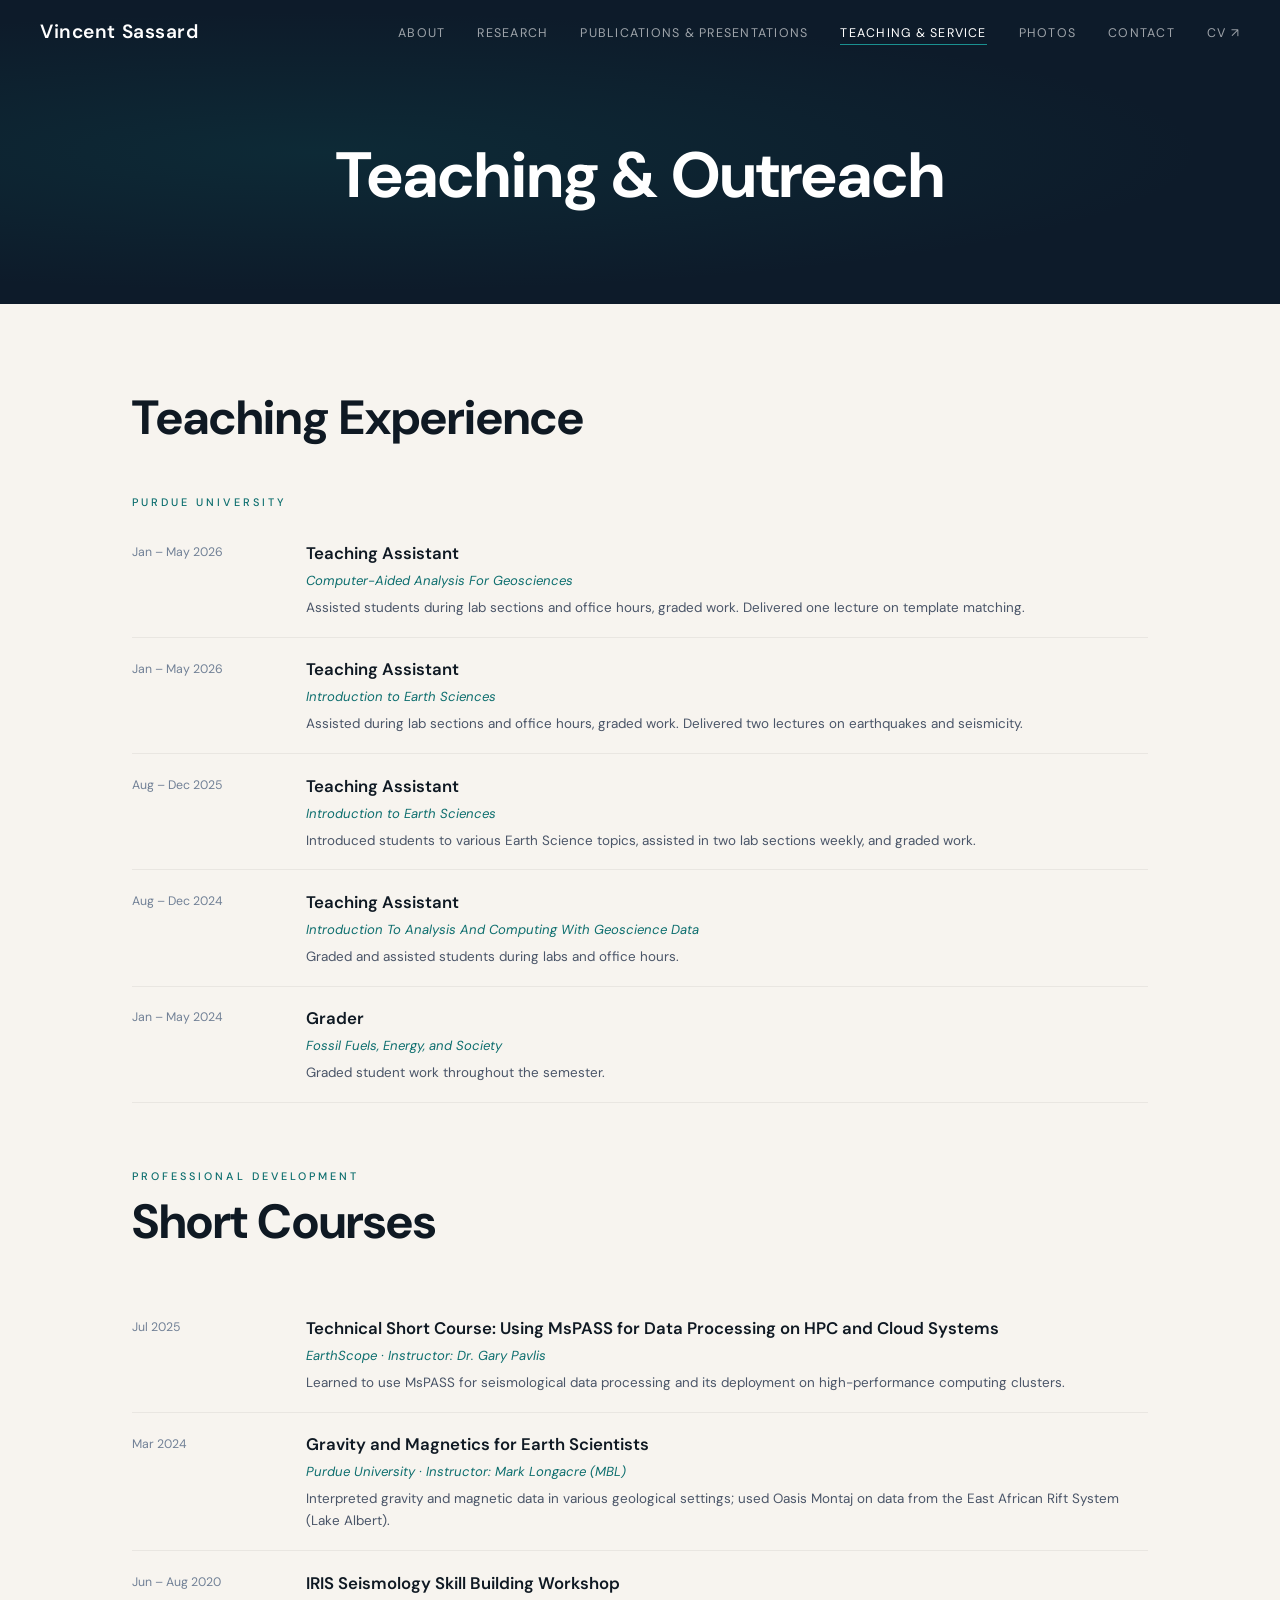
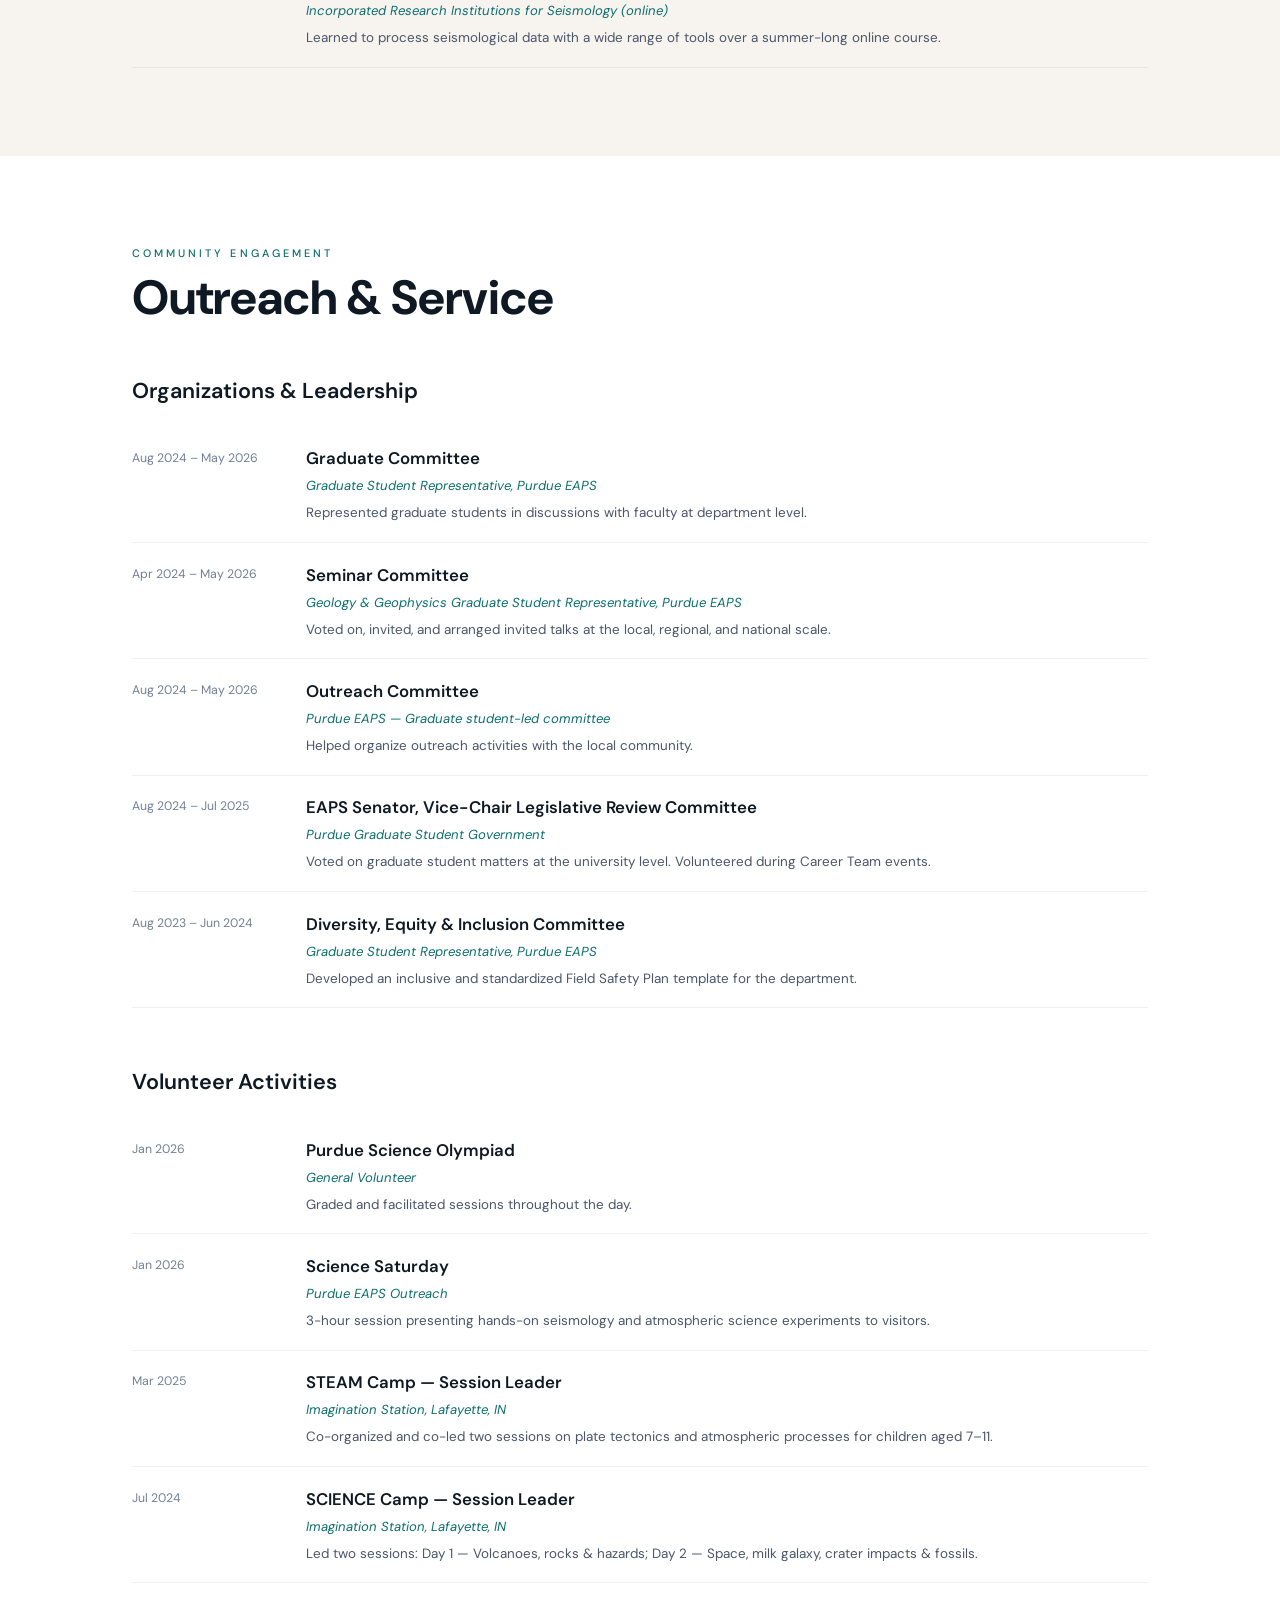
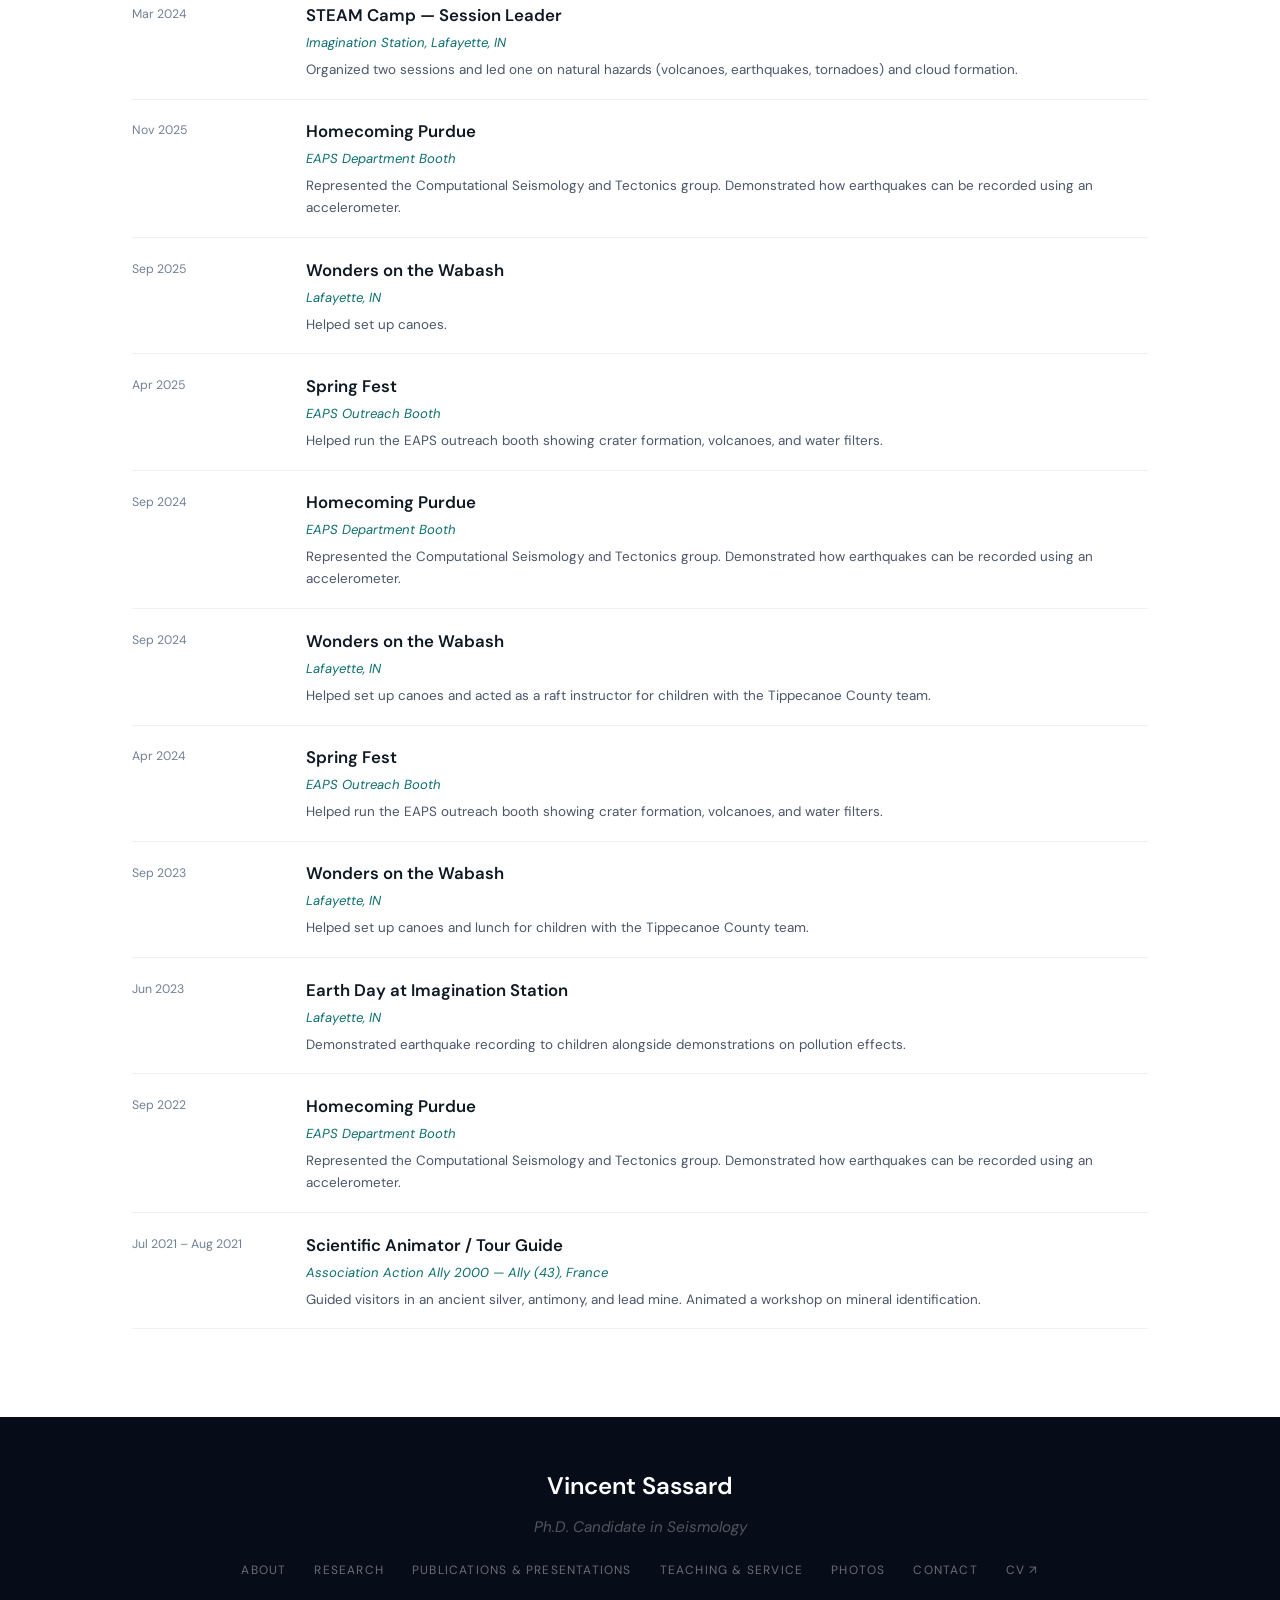
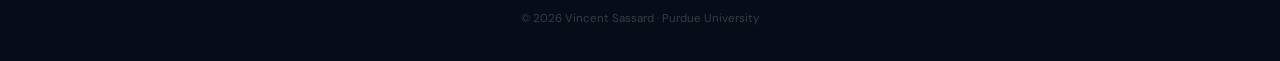
<file: teaching.html>
<!DOCTYPE html>
<html lang="en">
<head>
  <meta charset="UTF-8" />
  <meta name="viewport" content="width=device-width, initial-scale=1.0" />
  <title>Teaching & Service — Vincent Sassard</title>
  <link rel="stylesheet" href="style.css" />
  <link rel="icon" type="image/x-icon" href="images/favicon.ico">
  <link rel="icon" type="image/png" sizes="32x32" href="images/favicon-32x32.png">
</head>
<body>

  <nav class="nav" id="nav">
    <a href="index.html" class="nav-brand">Vincent Sassard</a>
    <ul class="nav-links">
      <li><a href="index.html">About</a></li>
      <li><a href="research.html">Research</a></li>
      <li><a href="presentations.html">Publications &amp; Presentations</a></li>
      <li><a href="teaching.html" class="active">Teaching &amp; Service</a></li>
      <li><a href="photos.html">Photos</a></li>
      <li><a href="contact.html">Contact</a></li>
      <li><a href="Vincent_SASSARD_CV_2026-09-23.pdf" target="_blank">CV ↗</a></li>
    </ul>
    <button class="nav-toggle" id="nav-toggle" aria-label="Toggle navigation">
      <span></span><span></span><span></span>
    </button>
  </nav>

  <header class="page-header">
    <div class="page-header-inner">
      <h1>Teaching & Outreach</h1>
      <!-- <p>Bringing geoscience to students and communities.</p> -->
    </div>
  </header>

  <!-- ===================== TEACHING ===================== -->
  <section>
    <div class="container">
      <!-- <p class="section-label">Purdue University</p> -->
      <h2 class="section-title">Teaching Experience</h2>
      <div class="teaching-list">

        <p class="section-label">Purdue University</p>
        <div class="teaching-item fade-in">
          <div class="teaching-date">Jan – May 2026</div>
          <div>
            <div class="teaching-role">Teaching Assistant</div>
            <div class="teaching-place">Computer-Aided Analysis For Geosciences</div>
            <div class="teaching-desc">Assisted students during lab sections and office hours, graded work. Delivered one lecture on template matching.</div>
          </div>
        </div>

        <div class="teaching-item fade-in">
          <div class="teaching-date">Jan – May 2026</div>
          <div>
            <div class="teaching-role">Teaching Assistant</div>
            <div class="teaching-place">Introduction to Earth Sciences</div>
            <div class="teaching-desc">Assisted during lab sections and office hours, graded work. Delivered two lectures on earthquakes and seismicity.</div>
          </div>
        </div>

        <div class="teaching-item fade-in">
          <div class="teaching-date">Aug – Dec 2025</div>
          <div>
            <div class="teaching-role">Teaching Assistant</div>
            <div class="teaching-place">Introduction to Earth Sciences</div>
            <div class="teaching-desc">Introduced students to various Earth Science topics, assisted in two lab sections weekly, and graded work.</div>
          </div>
        </div>

        <div class="teaching-item fade-in">
          <div class="teaching-date">Aug – Dec 2024</div>
          <div>
            <div class="teaching-role">Teaching Assistant</div>
            <div class="teaching-place">Introduction To Analysis And Computing With Geoscience Data</div>
            <div class="teaching-desc">Graded and assisted students during labs and office hours.</div>
          </div>
        </div>

        <div class="teaching-item fade-in">
          <div class="teaching-date">Jan – May 2024</div>
          <div>
            <div class="teaching-role">Grader</div>
            <div class="teaching-place">Fossil Fuels, Energy, and Society</div>
            <div class="teaching-desc">Graded student work throughout the semester.</div>
          </div>
        </div>

      </div>

      <!-- Short Courses -->
      <div style="margin-top: 4rem;">
        <p class="section-label">Professional Development</p>
        <h2 class="section-title">Short Courses</h2>
        <div class="teaching-list">

          <div class="teaching-item fade-in">
            <div class="teaching-date">Jul 2025</div>
            <div>
              <div class="teaching-role">Technical Short Course: Using MsPASS for Data Processing on HPC and Cloud Systems</div>
              <div class="teaching-place">EarthScope · Instructor: Dr. Gary Pavlis</div>
              <div class="teaching-desc">Learned to use MsPASS for seismological data processing and its deployment on high-performance computing clusters.</div>
            </div>
          </div>

          <div class="teaching-item fade-in">
            <div class="teaching-date">Mar 2024</div>
            <div>
              <div class="teaching-role">Gravity and Magnetics for Earth Scientists</div>
              <div class="teaching-place">Purdue University · Instructor: Mark Longacre (MBL)</div>
              <div class="teaching-desc">Interpreted gravity and magnetic data in various geological settings; used Oasis Montaj on data from the East African Rift System (Lake Albert).</div>
            </div>
          </div>

          <div class="teaching-item fade-in">
            <div class="teaching-date">Jun – Aug 2020</div>
            <div>
              <div class="teaching-role">IRIS Seismology Skill Building Workshop</div>
              <div class="teaching-place">Incorporated Research Institutions for Seismology (online)</div>
              <div class="teaching-desc">Learned to process seismological data with a wide range of tools over a summer-long online course.</div>
            </div>
          </div>

        </div>
      </div>
    </div>
  </section>

  <!-- ===================== OUTREACH ===================== -->
  <section class="alt">
    <div class="container">
      <p class="section-label">Community Engagement</p>
      <h2 class="section-title">Outreach & Service</h2>

      <!-- Leadership -->
      <h3 class="sub-heading" style="margin-bottom:1rem;">Organizations & Leadership</h3>
      <div class="teaching-list" style="margin-bottom:3.5rem;">

        <div class="teaching-item fade-in">
          <div class="teaching-date">Aug 2024 – May 2026</div>
          <div>
            <div class="teaching-role">Graduate Committee</div>
            <div class="teaching-place">Graduate Student Representative, Purdue EAPS</div>
            <div class="teaching-desc">Represented graduate students in discussions with faculty at department level.</div>
          </div>
        </div>

        <div class="teaching-item fade-in">
          <div class="teaching-date">Apr 2024 – May 2026</div>
          <div>
            <div class="teaching-role">Seminar Committee</div>
            <div class="teaching-place">Geology &amp; Geophysics Graduate Student Representative, Purdue EAPS</div>
            <div class="teaching-desc">Voted on, invited, and arranged invited talks at the local, regional, and national scale.</div>
          </div>
        </div>

        <div class="teaching-item fade-in">
          <div class="teaching-date">Aug 2024 – May 2026</div>
          <div>
            <div class="teaching-role">Outreach Committee</div>
            <div class="teaching-place">Purdue EAPS — Graduate student-led committee</div>
            <div class="teaching-desc">Helped organize outreach activities with the local community.</div>
          </div>
        </div>

        <div class="teaching-item fade-in">
          <div class="teaching-date">Aug 2024 – Jul 2025</div>
          <div>
            <div class="teaching-role">EAPS Senator, Vice-Chair Legislative Review Committee</div>
            <div class="teaching-place">Purdue Graduate Student Government</div>
            <div class="teaching-desc">Voted on graduate student matters at the university level. Volunteered during Career Team events.</div>
          </div>
        </div>

        <div class="teaching-item fade-in">
          <div class="teaching-date">Aug 2023 – Jun 2024</div>
          <div>
            <div class="teaching-role">Diversity, Equity &amp; Inclusion Committee</div>
            <div class="teaching-place">Graduate Student Representative, Purdue EAPS</div>
            <div class="teaching-desc">Developed an inclusive and standardized Field Safety Plan template for the department.</div>
          </div>
        </div>

      </div>

      <!-- Volunteer -->
      <h3 class="sub-heading" style="margin-bottom:1rem;">Volunteer Activities</h3>
      <div class="teaching-list">

        <div class="teaching-item fade-in">
          <div class="teaching-date">Jan 2026</div>
          <div>
            <div class="teaching-role">Purdue Science Olympiad</div>
            <div class="teaching-place">General Volunteer</div>
            <div class="teaching-desc">Graded and facilitated sessions throughout the day.</div>
          </div>
        </div>

        <div class="teaching-item fade-in">
          <div class="teaching-date">Jan 2026</div>
          <div>
            <div class="teaching-role">Science Saturday</div>
            <div class="teaching-place">Purdue EAPS Outreach</div>
            <div class="teaching-desc">3-hour session presenting hands-on seismology and atmospheric science experiments to visitors.</div>
          </div>
        </div>

        <div class="teaching-item fade-in">
          <div class="teaching-date">Mar 2025</div>
          <div>
            <div class="teaching-role">STEAM Camp — Session Leader</div>
            <div class="teaching-place">Imagination Station, Lafayette, IN</div>
            <div class="teaching-desc">Co-organized and co-led two sessions on plate tectonics and atmospheric processes for children aged 7–11.</div>
          </div>
        </div>

        <div class="teaching-item fade-in">
          <div class="teaching-date">Jul 2024</div>
          <div>
            <div class="teaching-role">SCIENCE Camp — Session Leader</div>
            <div class="teaching-place">Imagination Station, Lafayette, IN</div>
            <div class="teaching-desc">Led two sessions: Day 1 — Volcanoes, rocks &amp; hazards; Day 2 — Space, milk galaxy, crater impacts &amp; fossils.</div>
          </div>
        </div>

        <div class="teaching-item fade-in">
          <div class="teaching-date">Mar 2024</div>
          <div>
            <div class="teaching-role">STEAM Camp — Session Leader</div>
            <div class="teaching-place">Imagination Station, Lafayette, IN</div>
            <div class="teaching-desc">Organized two sessions and led one on natural hazards (volcanoes, earthquakes, tornadoes) and cloud formation.</div>
          </div>
        </div>

        <div class="teaching-item fade-in">
          <div class="teaching-date">Nov 2025</div>
          <div>
            <div class="teaching-role">Homecoming Purdue</div>
            <div class="teaching-place">EAPS Department Booth</div>
            <div class="teaching-desc">Represented the Computational Seismology and Tectonics group. Demonstrated how earthquakes can be recorded using an accelerometer.</div>
          </div>
        </div>

        <div class="teaching-item fade-in">
          <div class="teaching-date">Sep 2025</div>
          <div>
            <div class="teaching-role">Wonders on the Wabash</div>
            <div class="teaching-place">Lafayette, IN</div>
            <div class="teaching-desc">Helped set up canoes.</div>
          </div>
        </div>

        <div class="teaching-item fade-in">
          <div class="teaching-date">Apr 2025</div>
          <div>
            <div class="teaching-role">Spring Fest</div>
            <div class="teaching-place">EAPS Outreach Booth</div>
            <div class="teaching-desc">Helped run the EAPS outreach booth showing crater formation, volcanoes, and water filters.</div>
          </div>
        </div>

        <div class="teaching-item fade-in">
          <div class="teaching-date">Sep 2024</div>
          <div>
            <div class="teaching-role">Homecoming Purdue</div>
            <div class="teaching-place">EAPS Department Booth</div>
            <div class="teaching-desc">Represented the Computational Seismology and Tectonics group. Demonstrated how earthquakes can be recorded using an accelerometer.</div>
          </div>
        </div>

        <div class="teaching-item fade-in">
          <div class="teaching-date">Sep 2024</div>
          <div>
            <div class="teaching-role">Wonders on the Wabash</div>
            <div class="teaching-place">Lafayette, IN</div>
            <div class="teaching-desc">Helped set up canoes and acted as a raft instructor for children with the Tippecanoe County team.</div>
          </div>
        </div>

        <div class="teaching-item fade-in">
          <div class="teaching-date">Apr 2024</div>
          <div>
            <div class="teaching-role">Spring Fest</div>
            <div class="teaching-place">EAPS Outreach Booth</div>
            <div class="teaching-desc">Helped run the EAPS outreach booth showing crater formation, volcanoes, and water filters.</div>
          </div>
        </div>

        <div class="teaching-item fade-in">
          <div class="teaching-date">Sep 2023</div>
          <div>
            <div class="teaching-role">Wonders on the Wabash</div>
            <div class="teaching-place">Lafayette, IN</div>
            <div class="teaching-desc">Helped set up canoes and lunch for children with the Tippecanoe County team.</div>
          </div>
        </div>

        <div class="teaching-item fade-in">
          <div class="teaching-date">Jun 2023</div>
          <div>
            <div class="teaching-role">Earth Day at Imagination Station</div>
            <div class="teaching-place">Lafayette, IN</div>
            <div class="teaching-desc">Demonstrated earthquake recording to children alongside demonstrations on pollution effects.</div>
          </div>
        </div>

        <div class="teaching-item fade-in">
          <div class="teaching-date">Sep 2022</div>
          <div>
            <div class="teaching-role">Homecoming Purdue</div>
            <div class="teaching-place">EAPS Department Booth</div>
            <div class="teaching-desc">Represented the Computational Seismology and Tectonics group. Demonstrated how earthquakes can be recorded using an accelerometer.</div>
          </div>
        </div>

        <div class="teaching-item fade-in">
          <div class="teaching-date">Jul 2021 – Aug 2021</div>
          <div>
            <div class="teaching-role">Scientific Animator / Tour Guide</div>
            <div class="teaching-place">Association Action Ally 2000 — Ally (43), France</div>
            <div class="teaching-desc">Guided visitors in an ancient silver, antimony, and lead mine. Animated a workshop on mineral identification.</div>
          </div>
        </div>

      </div>
    </div>
  </section>

  <footer class="footer">
    <div class="footer-inner">
      <div class="footer-name">Vincent Sassard</div>
      <div class="footer-title">Ph.D. Candidate in Seismology</div>
      <nav class="footer-nav">
        <a href="index.html">About</a>
        <a href="research.html">Research</a>
        <a href="presentations.html">Publications &amp; Presentations</a>
        <a href="teaching.html">Teaching &amp; Service</a>
        <a href="photos.html">Photos</a>
        <a href="contact.html">Contact</a>
        <a href="Vincent_SASSARD_CV_2026-09-23.pdf" target="_blank">CV ↗</a>
      </nav>
      <div class="footer-copy">© 2026 Vincent Sassard · Purdue University</div>
    </div>
  </footer>

  <script src="script.js"></script>
  <!-- Cloudflare Web Analytics --><script defer src='https://static.cloudflareinsights.com/beacon.min.js' data-cf-beacon='{"token": "3e000115a0fe47f391c403adfb95081b"}'></script><!-- End Cloudflare Web Analytics -->
</body>
</html>
</file>
<file: style.css>
@import url('https://fonts.googleapis.com/css2?family=Cormorant+Garamond:ital,wght@0,400;0,600;0,700;1,400;1,600&family=DM+Sans:ital,wght@0,300;0,400;0,500;1,300&display=swap');

/* =====================
   CSS VARIABLES
   ===================== */
:root {
  --navy:        #060c18;
  --navy-mid:    #0d1b2a;
  --navy-light:  #1a3048;
  --teal:        #0d6e6e;
  --teal-light:  #1a9090;
  --teal-glow:   rgba(13,110,110,0.15);
  --gold:        #b8860b;
  --gold-light:  #d4a820;
  --cream:       #f7f4ef;
  --cream-dark:  #ede8e0;
  --white:       #ffffff;
  --text-primary:   #0f1923;
  --text-secondary: #4a5568;
  --text-muted:     #718096;
  --border:         rgba(0,0,0,0.09);
  --border-light:   rgba(0,0,0,0.06);

  --font-display: 'Cormorant Garamond', Georgia, serif;
  --font-body:    'DM Sans', system-ui, sans-serif;

  --max-width: 1080px;
  --ease: cubic-bezier(0.4, 0, 0.2, 1);
  --transition: all 0.35s var(--ease);
  --shadow-sm:  0 2px 8px rgba(0,0,0,0.07);
  --shadow:     0 4px 24px rgba(0,0,0,0.11);
  --shadow-lg:  0 12px 48px rgba(0,0,0,0.17);
}

/* =====================
   RESET & BASE
   ===================== */
*, *::before, *::after { box-sizing: border-box; margin: 0; padding: 0; }

html { scroll-behavior: smooth; font-size: 16px; }

body {
  font-family: var(--font-body);
  font-weight: 400;
  color: var(--text-primary);
  background: var(--cream);
  line-height: 1.75;
  -webkit-font-smoothing: antialiased;
}

img { max-width: 100%; height: auto; display: block; }

a { color: var(--teal); text-decoration: none; transition: var(--transition); }
a:hover { color: var(--teal-light); }

/* =====================
   NAVIGATION
   ===================== */
.nav {
  position: fixed; top: 0; left: 0; right: 0; z-index: 1000;
  height: 64px;
  padding: 0 2.5rem;
  display: flex; align-items: center; justify-content: space-between;
  background: transparent;
  transition: var(--transition);
}

.nav.scrolled {
  background: rgba(6, 12, 24, 0.96);
  backdrop-filter: blur(16px);
  border-bottom: 1px solid rgba(255,255,255,0.07);
  box-shadow: 0 4px 24px rgba(0,0,0,0.3);
}

.nav-brand {
  font-size: 1.2rem;
  font-weight: 600;
  color: #fff;
  letter-spacing: 0.03em;
}

.nav-links { display: flex; gap: 2rem; list-style: none; }

.nav-links a {
  color: rgba(255,255,255,0.6);
  font-size: 0.78rem;
  font-weight: 400;
  letter-spacing: 0.1em;
  text-transform: uppercase;
  position: relative;
}

.nav-links a::after {
  content: '';
  position: absolute; bottom: -4px; left: 0;
  width: 0; height: 1px;
  background: var(--teal-light);
  transition: var(--transition);
}

.nav-links a:hover,
.nav-links a.active { color: #fff; }

.nav-links a:hover::after,
.nav-links a.active::after { width: 100%; }

/* =====================
   HERO (index only)
   ===================== */
.hero {
  position: relative; min-height: 100vh;
  display: flex; align-items: center; justify-content: center;
  overflow: hidden;
  background: var(--navy);
}

.hero-bg {
  position: absolute; inset: 0;
  background:
    radial-gradient(ellipse at 15% 60%, rgba(13,110,110,0.28) 0%, transparent 55%),
    radial-gradient(ellipse at 85% 20%, rgba(184,134,11,0.12) 0%, transparent 45%),
    linear-gradient(155deg, #060c18 0%, #0d1b2a 55%, #081420 100%);
}

.hero-grain {
  position: absolute; inset: 0;
  background-image: url("data:image/svg+xml,%3Csvg viewBox='0 0 256 256' xmlns='http://www.w3.org/2000/svg'%3E%3Cfilter id='noise'%3E%3CfeTurbulence type='fractalNoise' baseFrequency='0.9' numOctaves='4' stitchTiles='stitch'/%3E%3C/filter%3E%3Crect width='100%25' height='100%25' filter='url(%23noise)' opacity='0.04'/%3E%3C/svg%3E");
  opacity: 0.5;
}

.hero-wave {
  position: absolute; bottom: 0; left: 0; right: 0;
  height: 160px; opacity: 0.12; pointer-events: none;
}

.hero-content {
  position: relative; z-index: 2;
  text-align: center; padding: 2rem;
  max-width: 820px;
}

.hero-eyebrow {
  font-size: 0.7rem; font-weight: 500;
  letter-spacing: 0.3em; text-transform: uppercase;
  color: var(--teal-light); margin-bottom: 1.5rem;
  opacity: 0; animation: fadeUp 0.9s var(--ease) 0.15s forwards;
}

.hero-name {
  font-size: clamp(3.5rem, 9vw, 7rem);
  font-weight: 700; color: #fff;
  line-height: 0.95; letter-spacing: -0.01em;
  margin-bottom: 1.25rem;
  opacity: 0; animation: fadeUp 0.9s var(--ease) 0.35s forwards;
}

.hero-name span { color: var(--teal-light); }

.hero-tagline {
  font-size: clamp(1.1rem, 2.5vw, 1.55rem);
  font-weight: 400;
  color: rgba(255,255,255,0.55);
  margin-bottom: 0.6rem;
  opacity: 0; animation: fadeUp 0.9s var(--ease) 0.55s forwards;
}

.hero-affil {
  font-size: 0.82rem; letter-spacing: 0.06em;
  color: rgba(255,255,255,0.35);
  margin-bottom: 2.75rem;
  opacity: 0; animation: fadeUp 0.9s var(--ease) 0.65s forwards;
}

.hero-links {
  display: flex; gap: 0.75rem; justify-content: center; flex-wrap: wrap;
  opacity: 0; animation: fadeUp 0.9s var(--ease) 0.85s forwards;
}

.hero-link {
  display: inline-flex; align-items: center; gap: 0.4rem;
  padding: 0.5rem 1.1rem;
  border: 1px solid rgba(255,255,255,0.18);
  border-radius: 2px;
  color: rgba(255,255,255,0.65);
  font-size: 0.75rem; letter-spacing: 0.06em;
  background: rgba(255,255,255,0.03);
  transition: var(--transition);
}

.hero-link:hover {
  border-color: var(--teal-light);
  color: var(--teal-light);
  background: rgba(13,110,110,0.1);
  transform: translateY(-2px);
}

.hero-scroll {
  position: absolute; bottom: 2.5rem; left: 50%; transform: translateX(-50%);
  display: flex; flex-direction: column; align-items: center; gap: 0.5rem;
  color: rgba(255,255,255,0.3);
  font-size: 0.65rem; letter-spacing: 0.2em; text-transform: uppercase;
  animation: float 3s ease-in-out infinite 2s;
}

.hero-scroll-line {
  width: 1px; height: 36px;
  background: linear-gradient(to bottom, transparent, rgba(255,255,255,0.3));
}

/* =====================
   PAGE HEADER (non-hero pages)
   ===================== */
.page-header {
  background: var(--navy-mid);
  padding: 7.5rem 2rem 4rem;
  text-align: center; position: relative; overflow: hidden;
}

.page-header::before {
  content: '';
  position: absolute; inset: 0;
  background: radial-gradient(ellipse at 25% 50%, rgba(13,110,110,0.18) 0%, transparent 65%);
}

.page-header-inner { position: relative; z-index: 1; }

.page-header h1 {
  font-size: clamp(2.5rem, 5vw, 4.5rem);
  font-weight: 700; color: #fff;
  margin-bottom: 0.5rem;
}

.page-header p {
  font-size: 1.15rem; font-style: italic;
  color: rgba(255,255,255,0.4);
}

/* =====================
   LAYOUT
   ===================== */
.container { max-width: var(--max-width); margin: 0 auto; padding: 0 2rem; }

section { padding: 5.5rem 0; }
section.alt { background: var(--white); }

.section-label {
  font-size: 0.68rem; font-weight: 500; letter-spacing: 0.28em;
  text-transform: uppercase; color: var(--teal); margin-bottom: 0.6rem;
}

.section-title {
  font-size: clamp(2rem, 4vw, 3rem);
  font-weight: 700; color: var(--text-primary);
  line-height: 1.1; margin-bottom: 3rem;
}

.section-title em { font-style: italic; color: var(--teal); }

/* =====================
   ABOUT (index)
   ===================== */
.about-grid {
  display: grid;
  grid-template-columns: 280px 1fr;
  gap: 5rem; align-items: start;
}

.about-photo {
  width: 100%; aspect-ratio: 3/4;
  object-fit: cover; border-radius: 2px;
  margin-bottom: 1.5rem;
  box-shadow: var(--shadow);
}

.about-photo-placeholder {
  width: 100%; aspect-ratio: 3/4;
  background: linear-gradient(160deg, var(--navy-light), var(--navy-mid));
  border-radius: 2px; margin-bottom: 1.5rem;
  display: flex; flex-direction: column;
  align-items: center; justify-content: center; gap: 0.5rem;
  color: rgba(255,255,255,0.18);
  font-size: 0.78rem; letter-spacing: 0.1em;
  position: relative; overflow: hidden;
}

.about-photo-placeholder::before {
  content: '';
  position: absolute; inset: 0;
  background: radial-gradient(ellipse at 50% 30%, rgba(13,110,110,0.25), transparent 60%);
}

.sidebar-links { list-style: none; display: flex; flex-direction: column; gap: 0.6rem; }

.sidebar-links li {
  display: flex; align-items: center; gap: 0.6rem;
  font-size: 0.82rem; color: var(--text-secondary);
}

.sidebar-links a { color: var(--text-secondary); font-size: 0.82rem; }
.sidebar-links a:hover { color: var(--teal); }

.sidebar-icon { width: 15px; color: var(--teal); flex-shrink: 0; }

.about-body p {
  color: var(--text-secondary);
  margin-bottom: 1.5rem;
  font-size: 1.02rem; line-height: 1.85;
}

.about-body p:first-child { font-size: 1.12rem; }

h3.sub-heading {
  font-size: 1.35rem; font-weight: 600;
  color: var(--text-primary); margin: 2.5rem 0 1rem;
}

.interests-grid {
  display: grid; grid-template-columns: 1fr 1fr; gap: 0.75rem;
  margin-top: 1rem;
}

.interest-card {
  padding: 1rem 1.1rem;
  background: var(--cream);
  border-left: 3px solid var(--teal);
  font-size: 0.88rem; color: var(--text-secondary); line-height: 1.5;
}

/* =====================
   TIMELINE
   ===================== */
.timeline { position: relative; padding-left: 2.25rem; }

.timeline::before {
  content: '';
  position: absolute; left: 0; top: 10px; bottom: 0;
  width: 1px;
  background: linear-gradient(to bottom, var(--teal) 70%, transparent);
}

.timeline-item { position: relative; padding-bottom: 2.25rem; }

.timeline-item::before {
  content: '';
  position: absolute;
  left: -2.625rem; top: 6px;
  width: 8px; height: 8px;
  border-radius: 50%;
  background: var(--teal);
  border: 2px solid var(--cream);
  box-shadow: 0 0 0 1px var(--teal);
}

.timeline-date {
  font-size: 0.72rem; font-weight: 500;
  letter-spacing: 0.12em; text-transform: uppercase;
  color: var(--teal); margin-bottom: 0.2rem;
}

.timeline-title {
  font-size: 1.15rem; font-weight: 600;
  color: var(--text-primary); margin-bottom: 0.15rem;
}

.timeline-sub {
  font-size: 0.87rem; color: var(--text-muted);
  font-style: italic; margin-bottom: 0.4rem;
}

.timeline-body {
  font-size: 0.87rem; color: var(--text-secondary); line-height: 1.7;
}

/* =====================
   PUBLICATION CARDS
   ===================== */
.pub-list { display: flex; flex-direction: column; gap: 1.25rem; }

.pub-card {
  padding: 1.75rem 2rem;
  background: var(--white);
  border: 1px solid var(--border-light);
  border-radius: 2px;
  position: relative; overflow: hidden;
  transition: var(--transition);
}

.pub-card::before {
  content: '';
  position: absolute; left: 0; top: 0; bottom: 0; width: 3px;
  background: var(--teal);
  transform: scaleY(0); transform-origin: bottom;
  transition: var(--transition);
}

.pub-card:hover { box-shadow: var(--shadow); transform: translateX(5px); }
.pub-card:hover::before { transform: scaleY(1); }

.pub-year {
  font-size: 0.7rem; font-weight: 500;
  letter-spacing: 0.18em; color: var(--teal); text-transform: uppercase;
  margin-bottom: 0.3rem;
}

.pub-journal {
  font-size: 0.78rem; color: var(--text-muted);
  font-style: italic; margin-bottom: 0.4rem;
}

.pub-badge {
  display: inline-block;
  font-size: 0.68rem; font-weight: 500;
  letter-spacing: 0.06em;
  padding: 0.1rem 0.5rem;
  background: rgba(184,134,11,0.12);
  color: var(--gold);
  border-radius: 2px; margin-bottom: 0.6rem;
}

.pub-title {
  font-size: 1.15rem; font-weight: 600;
  color: var(--text-primary); line-height: 1.3;
  margin-bottom: 0.5rem;
}

.pub-authors {
  font-size: 0.83rem; color: var(--text-secondary);
  margin-bottom: 0.75rem; line-height: 1.55;
}

.pub-authors strong { font-weight: 600; color: var(--text-primary); }

.pub-doi {
  display: inline-flex; align-items: center; gap: 0.3rem;
  font-size: 0.77rem; color: var(--teal);
}

.pub-doi:hover { color: var(--teal-light); }

/* =====================
   TALKS
   ===================== */
.talks-list { display: flex; flex-direction: column; }

.talk-item {
  display: grid;
  grid-template-columns: 72px 1fr;
  gap: 1.5rem;
  padding: 1.25rem 0;
  border-bottom: 1px solid var(--border-light);
  align-items: start;
}

.talk-date {
  font-size: 0.72rem; font-weight: 500; color: var(--teal);
  letter-spacing: 0.06em; padding-top: 0.3rem;
  white-space: nowrap;
}

.talk-title {
  font-size: 1.05rem; font-weight: 600;
  color: var(--text-primary); line-height: 1.3;
  margin-bottom: 0.2rem;
}

.talk-venue {
  font-size: 0.8rem; color: var(--text-muted);
  font-style: italic; margin-bottom: 0.25rem;
}

.talk-authors { font-size: 0.8rem; color: var(--text-secondary); }
.talk-authors strong { font-weight: 600; color: var(--text-primary); }

.talk-type {
  display: inline-block;
  font-size: 0.66rem; font-weight: 500;
  letter-spacing: 0.09em; text-transform: uppercase;
  padding: 0.12rem 0.45rem; border-radius: 2px; margin-top: 0.35rem;
}

.talk-type.oral   { background: rgba(13,110,110,0.1); color: var(--teal); }
.talk-type.poster { background: rgba(184,134,11,0.1); color: var(--gold); }

/* =====================
   TEACHING
   ===================== */
.teaching-list { display: flex; flex-direction: column; }

.teaching-item {
  display: grid;
  grid-template-columns: 150px 1fr;
  gap: 1.5rem;
  padding: 1.1rem 0;
  border-bottom: 1px solid var(--border-light);
}

.teaching-date { font-size: 0.77rem; color: var(--text-muted); padding-top: 0.2rem; }

.teaching-role {
  font-size: 1.05rem; font-weight: 600;
  color: var(--text-primary); margin-bottom: 0.1rem;
}

.teaching-place { font-size: 0.82rem; color: var(--teal); font-style: italic; margin-bottom: 0.25rem; }
.teaching-desc  { font-size: 0.84rem; color: var(--text-secondary); line-height: 1.65; }

/* =====================
   AWARDS GRID
   ===================== */
.awards-grid {
  display: grid;
  grid-template-columns: repeat(auto-fill, minmax(290px, 1fr));
  gap: 1rem;
}

.award-card {
  padding: 1.25rem 1.4rem;
  background: var(--cream);
  border-top: 2px solid var(--gold);
  border-radius: 0 0 2px 2px;
}

.award-year {
  font-size: 0.68rem; font-weight: 500;
  letter-spacing: 0.18em; color: var(--gold); text-transform: uppercase;
  margin-bottom: 0.35rem;
}

.award-name {
  font-size: 1rem; font-weight: 600;
  color: var(--text-primary); line-height: 1.3;
  margin-bottom: 0.15rem;
}

.award-org { font-size: 0.78rem; color: var(--text-muted); font-style: italic; }

/* =====================
   RESEARCH CARDS
   ===================== */
.research-grid {
  display: grid;
  grid-template-columns: repeat(auto-fill, minmax(300px, 1fr));
  gap: 1.5rem;
  margin-bottom: 4rem;
}

.research-card {
  background: var(--white);
  border: 1px solid var(--border-light);
  border-radius: 2px;
  overflow: hidden;
  transition: var(--transition);
}

.research-card:hover { box-shadow: var(--shadow); transform: translateY(-4px); }

.research-card-img {
  height: 180px;
  background: linear-gradient(160deg, var(--navy-light), var(--navy-mid));
  position: relative; overflow: hidden;
  display: flex; align-items: flex-end;
}

.research-card-img-label {
  position: relative; z-index: 1;
  padding: 0.75rem 1rem;
  font-size: 1.3rem; font-weight: 600;
  color: rgba(255,255,255,0.25);
  font-style: italic;
}

.research-card-img.theme-1 { background: linear-gradient(145deg, #0a1f3a 0%, #0d3d4d 100%); }
.research-card-img.theme-1::before {
  content: ''; position: absolute; inset: 0;
  background: radial-gradient(ellipse at 30% 70%, rgba(13,110,110,0.4), transparent 55%);
}

.research-card-img.theme-2 { background: linear-gradient(145deg, #1a0a2e 0%, #0d1b2a 100%); }
.research-card-img.theme-2::before {
  content: ''; position: absolute; inset: 0;
  background: radial-gradient(ellipse at 70% 30%, rgba(184,134,11,0.25), transparent 55%);
}

.research-card-img.theme-3 { background: linear-gradient(145deg, #0a2818 0%, #0a1a2e 100%); }
.research-card-img.theme-3::before {
  content: ''; position: absolute; inset: 0;
  background: radial-gradient(ellipse at 50% 60%, rgba(26,90,90,0.5), transparent 55%);
}

.research-card-body { padding: 1.5rem; }

.research-card-title {
  font-size: 1.15rem; font-weight: 600;
  color: var(--text-primary); margin-bottom: 0.6rem; line-height: 1.3;
}

.research-card-body p {
  font-size: 0.87rem; color: var(--text-secondary); line-height: 1.7;
}

/* =====================
   CONTACT PAGE
   ===================== */
.contact-grid { display: grid; grid-template-columns: 1fr 1fr; gap: 5rem; }

.contact-item { display: flex; gap: 1rem; margin-bottom: 1.75rem; align-items: flex-start; }

.contact-item-icon {
  width: 38px; height: 38px; flex-shrink: 0;
  background: var(--teal-glow); border-radius: 2px;
  display: flex; align-items: center; justify-content: center;
  color: var(--teal);
}

.contact-item-text h3 { font-size: 1rem; font-weight: 600; color: var(--text-primary); margin-bottom: 0.1rem; }
.contact-item-text p,
.contact-item-text a  { font-size: 0.87rem; color: var(--text-secondary); }
.contact-item-text a:hover { color: var(--teal); }

/* =====================
   FOOTER
   ===================== */
.footer { background: var(--navy); padding: 3rem 2rem 2rem; text-align: center; }

.footer-inner { max-width: var(--max-width); margin: 0 auto; }

.footer-name {
  font-size: 1.5rem; font-weight: 600; color: #fff; margin-bottom: 0.4rem;
}

.footer-title {
  font-size: 0.95rem; font-style: italic;
  color: rgba(255,255,255,0.3); margin-bottom: 1.25rem;
}

.footer-nav {
  display: flex; gap: 1.75rem; justify-content: center;
  flex-wrap: wrap; margin-bottom: 1.75rem;
}

.footer-nav a {
  font-size: 0.75rem; color: rgba(255,255,255,0.4);
  text-transform: uppercase; letter-spacing: 0.1em;
}

.footer-nav a:hover { color: rgba(255,255,255,0.8); }

.footer-widgets {
  display: flex; justify-content: center; align-items: center;
  gap: 2.5rem; flex-wrap: wrap; margin-bottom: 1.5rem; min-height: 48px;
}

.footer-copy { font-size: 0.72rem; color: rgba(255,255,255,0.2); }

/* =====================
   DIVIDER
   ===================== */
.wave-divider { height: 2px; background: linear-gradient(to right, transparent, var(--teal-glow), transparent); margin: 0; }

/* =====================
   ANIMATIONS
   ===================== */
@keyframes fadeUp {
  from { opacity: 0; transform: translateY(22px); }
  to   { opacity: 1; transform: translateY(0); }
}

@keyframes float {
  0%, 100% { transform: translateX(-50%) translateY(0); }
  50%       { transform: translateX(-50%) translateY(10px); }
}

.fade-in {
  opacity: 0; transform: translateY(20px);
  transition: opacity 0.65s var(--ease), transform 0.65s var(--ease);
}

.fade-in.visible { opacity: 1; transform: translateY(0); }

.fade-in:nth-child(2) { transition-delay: 0.08s; }
.fade-in:nth-child(3) { transition-delay: 0.16s; }
.fade-in:nth-child(4) { transition-delay: 0.24s; }
.fade-in:nth-child(5) { transition-delay: 0.32s; }
.fade-in:nth-child(6) { transition-delay: 0.40s; }

/* =====================
   RESPONSIVE
   ===================== */
@media (max-width: 900px) {
  .about-grid { grid-template-columns: 1fr; gap: 2.5rem; }
  .contact-grid { grid-template-columns: 1fr; gap: 2.5rem; }
  .about-photo, .about-photo-placeholder { max-width: 240px; }
}

/* =====================
   HAMBURGER MENU
   ===================== */
.nav-toggle {
  display: none;
  flex-direction: column; justify-content: center; align-items: center;
  gap: 5px; width: 36px; height: 36px;
  background: none; border: none; cursor: pointer;
  padding: 4px; z-index: 1001;
}

.nav-toggle span {
  display: block; width: 22px; height: 1.5px;
  background: rgba(255,255,255,0.7);
  transition: var(--transition);
  transform-origin: center;
}

.nav-toggle.open span:nth-child(1) { transform: translateY(6.5px) rotate(45deg); }
.nav-toggle.open span:nth-child(2) { opacity: 0; transform: scaleX(0); }
.nav-toggle.open span:nth-child(3) { transform: translateY(-6.5px) rotate(-45deg); }

@media (max-width: 768px) {
  .nav-toggle { display: flex; }

  .nav-links {
    display: flex;
    flex-direction: column;
    position: fixed; top: 64px; left: 0; right: 0;
    background: rgba(6,12,24,0.98);
    backdrop-filter: blur(16px);
    padding: 1rem 0 1.5rem;
    gap: 0;
    list-style: none;
    transform: translateY(-110%);
    opacity: 0;
    transition: transform 0.35s var(--ease), opacity 0.35s var(--ease);
    pointer-events: none;
    border-bottom: 1px solid rgba(255,255,255,0.07);
  }

  .nav-links.open {
    transform: translateY(0);
    opacity: 1;
    pointer-events: all;
  }

  .nav-links li { width: 100%; }

  .nav-links a {
    display: block;
    padding: 0.85rem 2rem;
    font-size: 0.85rem;
    letter-spacing: 0.08em;
    border-bottom: 1px solid rgba(255,255,255,0.05);
  }

  .nav-links a::after { display: none; }
  .nav-links a:hover,
  .nav-links a.active { background: rgba(255,255,255,0.04); color: #fff; }


  section { padding: 3.5rem 0; }
  .container { padding: 0 1.25rem; }
  .talk-item { grid-template-columns: 58px 1fr; gap: 1rem; }
  .teaching-item { grid-template-columns: 1fr; gap: 0.2rem; }
  .teaching-date { color: var(--teal); font-size: 0.72rem; }
  .awards-grid { grid-template-columns: 1fr; }
}
</file>
